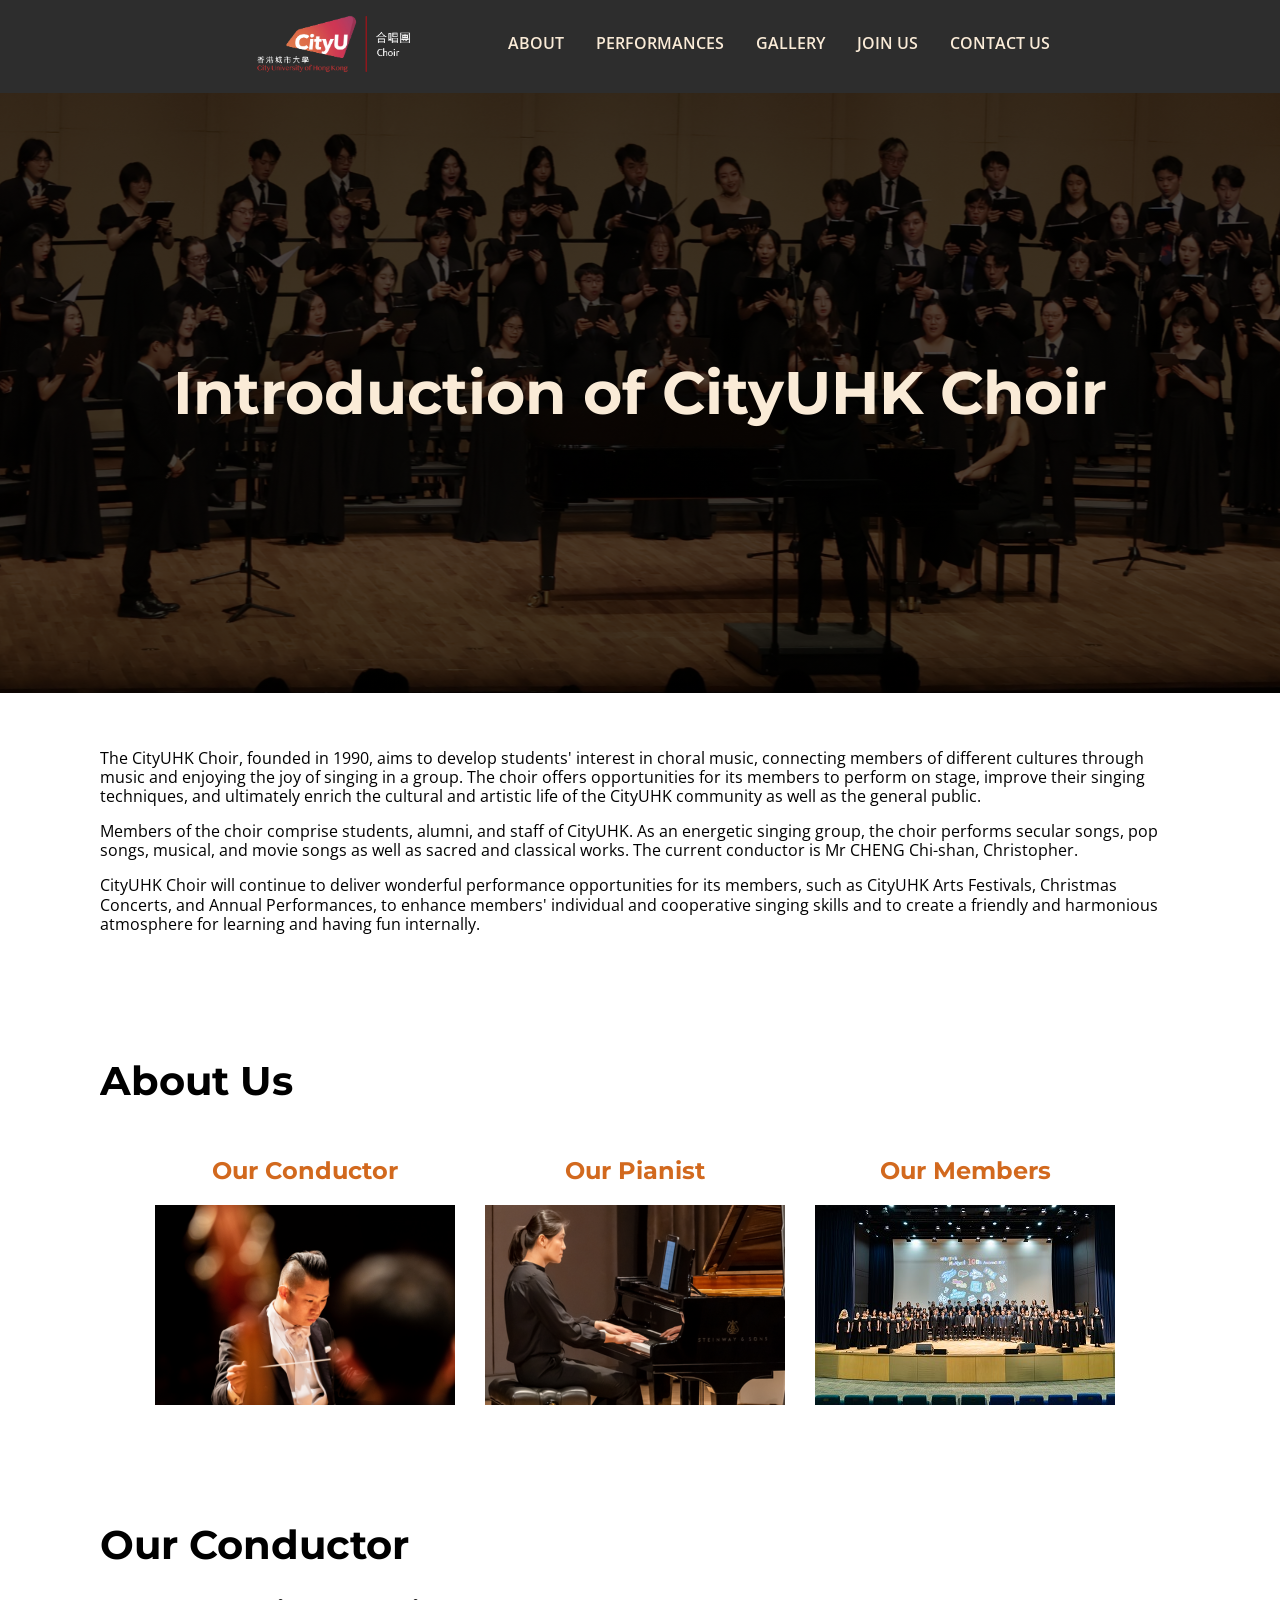
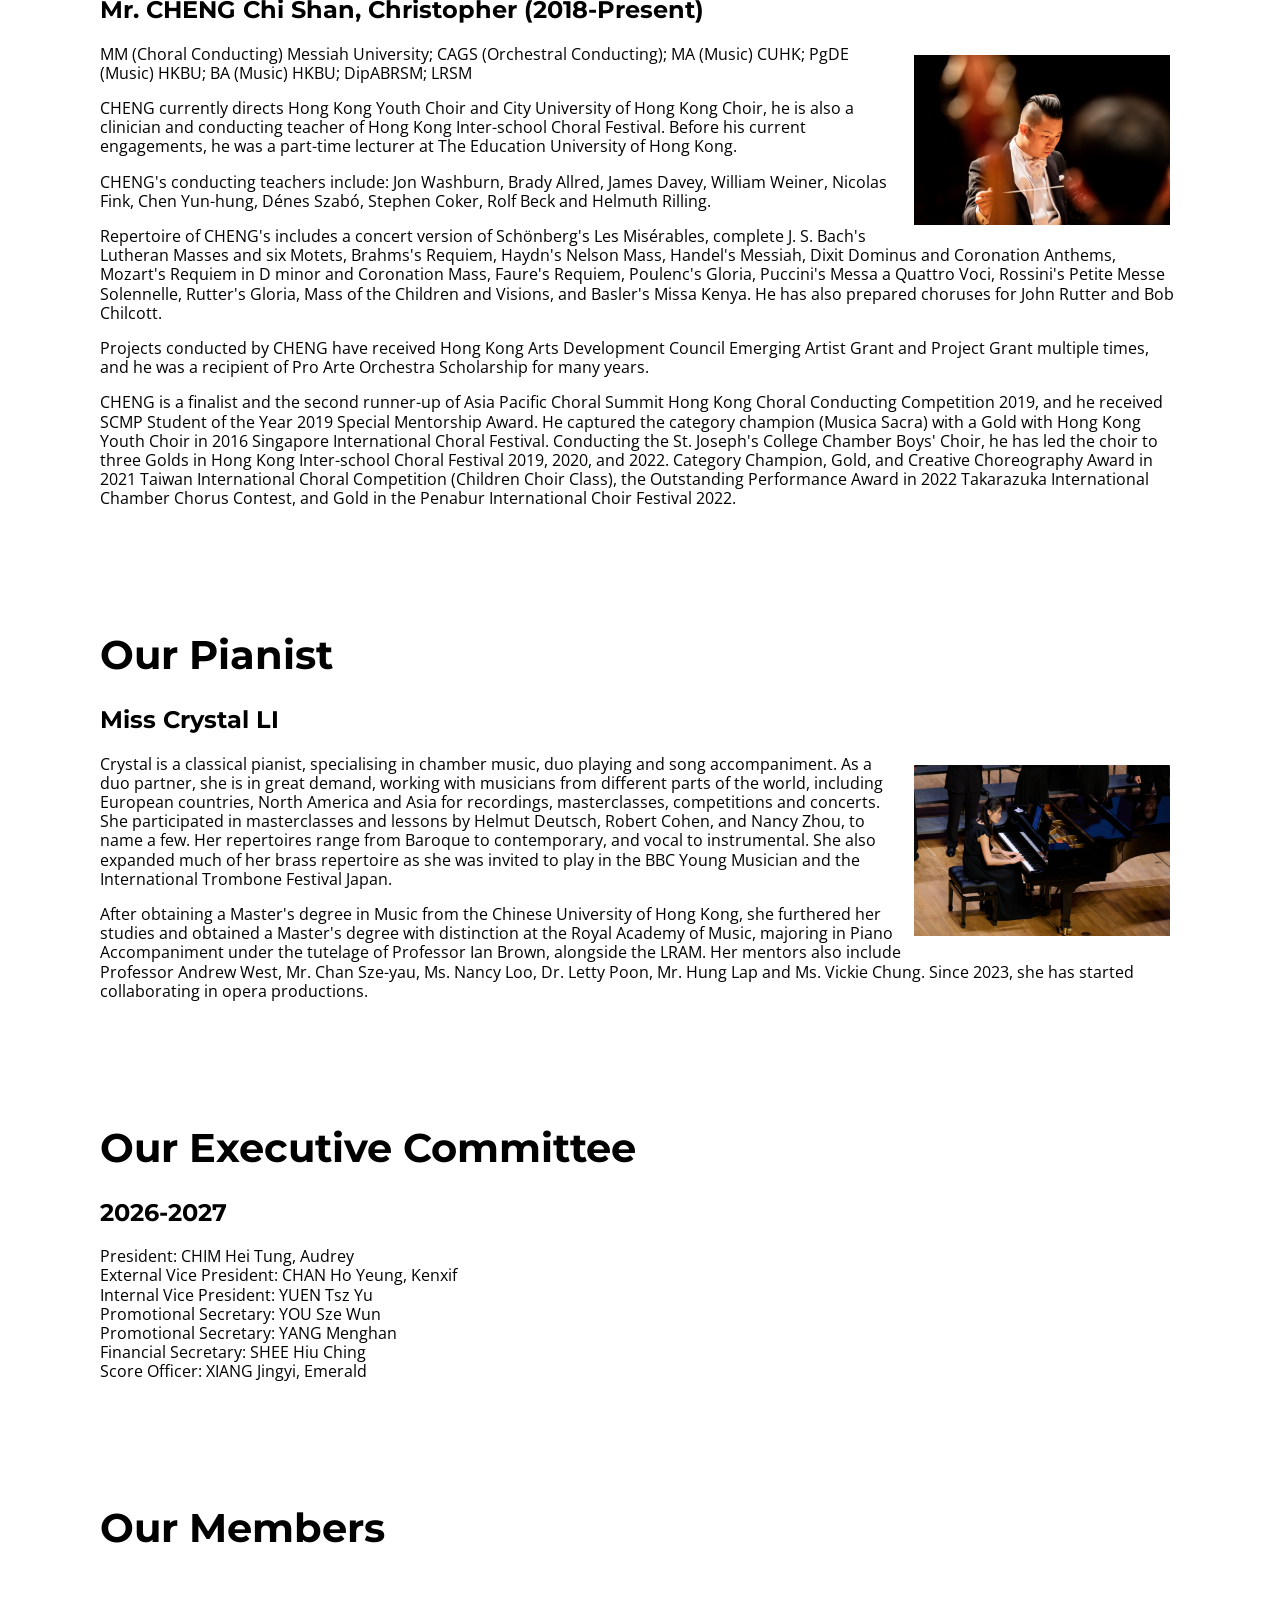
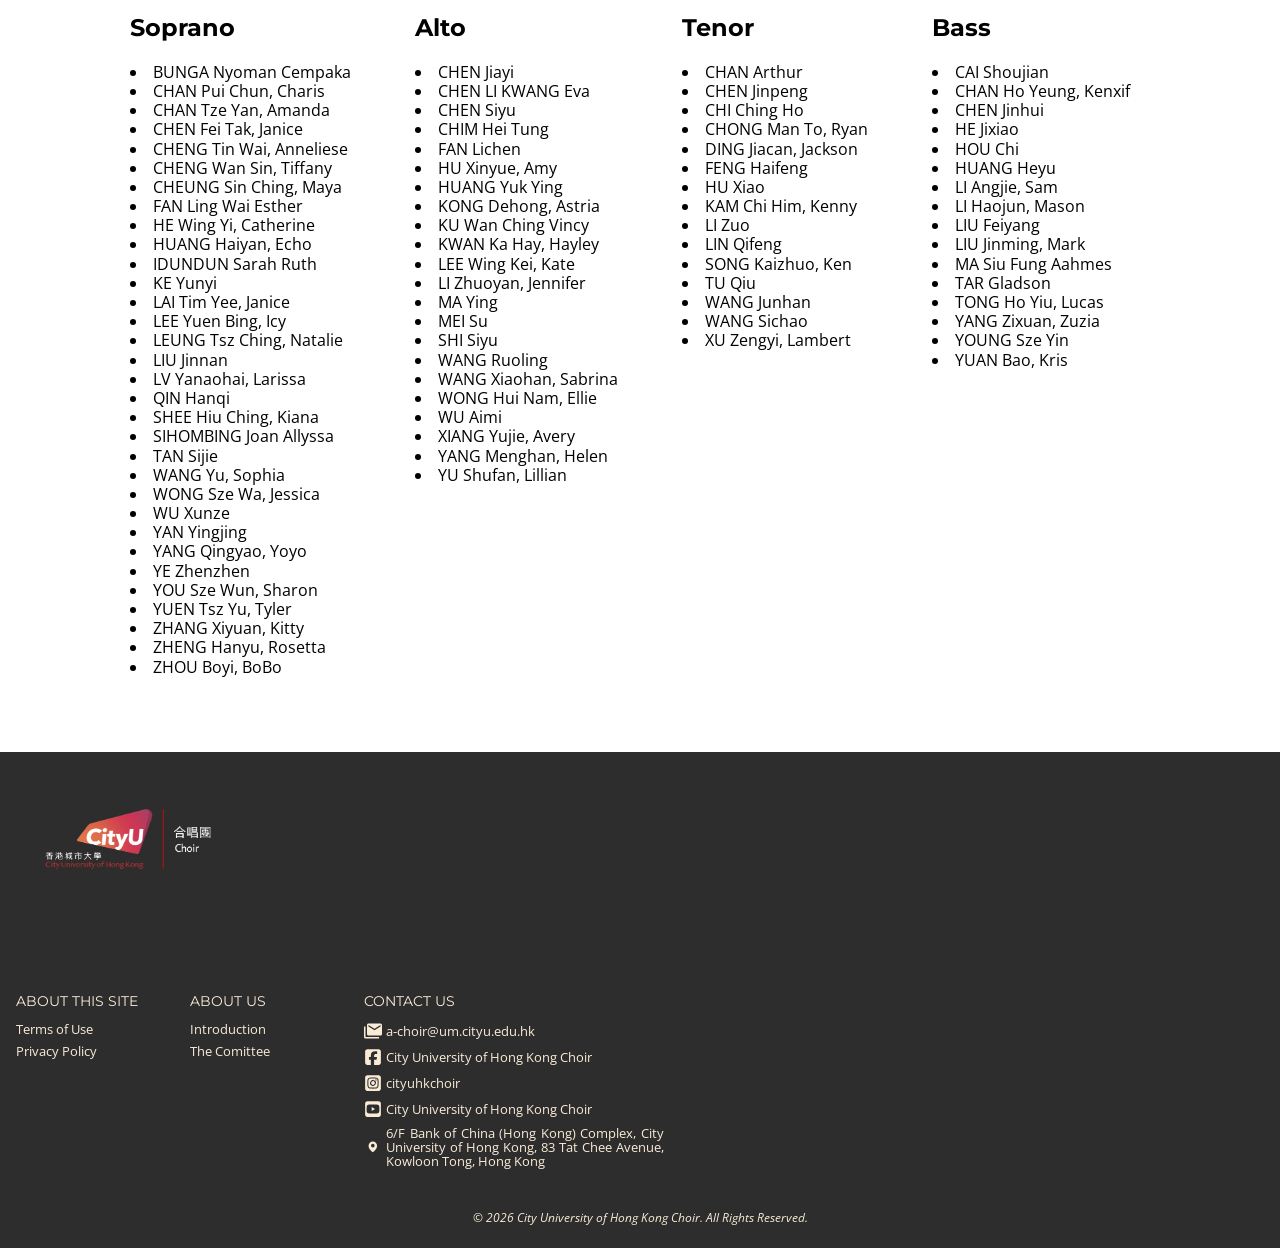
<file: about.html>
<!DOCTYPE html>
<html lang="en">
    <head>
        <meta charset="utf-8">
        <title>CityUHK Choir - About Us</title>
        <link rel="stylesheet" type="text/css" href="css/main.css">
        <link rel="preconnect" href="https://fonts.googleapis.com">
        <link rel="preconnect" href="https://fonts.gstatic.com" crossorigin>
        <link href="https://fonts.googleapis.com/css2?family=Montserrat:ital,wght@0,100..900;1,100..900&family=Open+Sans:ital,wght@0,300..800;1,300..800&display=swap" rel="stylesheet">
    </head>
    <body>
        <header>
            <nav aria-label="main menu">
                <a href="index.html"><img id="choir-logo" src="img/CityUHK_Choir_Logo.png" width="237px"></a>
                <ul class="navbar" style="list-style-type: none; display: inline-block; ">
                    <li><a href="about.html">About</a></li>
                    <li><a href="performances.html">Performances</a></li>
                    <li><a href="gallery.html">Gallery</a></li>
                    <li><a href="join-us.html">Join Us</a></li>
                    <li><a href="contact-us.html">Contact Us</a></li>
                </ul>
            </nav>
        </header>
        <main>
            <div class="abt-hero-img">
            <!--A brief introduction about City University Choir-->
                <div id="at-a-glance" class="hero-alt">
                    <h1>Introduction of CityUHK Choir</h1>
                </div>
            </div>
            <div class="main-block">
                <p>The CityUHK Choir, founded in 1990, aims to develop students' interest in choral music, connecting members of different cultures through music and enjoying the joy of singing in a group. The choir offers opportunities for its members to perform on stage, improve their singing techniques, and ultimately enrich the cultural and artistic life of the CityUHK community as well as the general public.</p>
                <p>Members of the choir comprise students, alumni, and staff of CityUHK. As an energetic singing group, the choir performs secular songs, pop songs, musical, and movie songs as well as sacred and classical works. The current conductor is Mr CHENG Chi-shan, Christopher.</p>
                <p>CityUHK Choir will continue to deliver wonderful performance opportunities for its members, such as CityUHK Arts Festivals, Christmas Concerts, and Annual Performances, to enhance members' individual and cooperative singing skills and to create a friendly and harmonious atmosphere for learning and having fun internally.</p>
            </div>
            <!--A selection of various parts of the page.-->
            <div id="information-navigator" class="main-block">
                <h1>About Us</h1>
                <ul class="performance-set">

                    <!--TEMPLATE, IMPORTANT!-->
                    <!-- 
                    <li>
                        <ul class="performance-info">
                            <li id="performance-title"><a href="#choir-today"><h2>TITLE</h2></a></li>
                            <li><a href="#choir-today"><img src="IMAGE DIRECTORY" class="gallery" style="max-height: 200px; max-width: 300px;"/></a></li>
                        </ul>
                    </li>
                    -->

                    <!--Info about history, not ready-->
                    <!-- 
                    <li>
                        <ul class="performance-info">
                            <li id="performance-title"><a href="#history"><h2>Our History</h2></a></li>
                            <li><a href="#history"><img src="img/about-menu/1-history.png" class="gallery" style="max-height: 200px; max-width: 300px;"/></a></li>
                        </ul>
                    </li>
                    -->

                    <!--Info about choir today, not ready-->
                    <!-- 
                    <li>
                        <ul class="performance-info">
                            <li id="performance-title"><a href="#choir-today"><h2>CityU Choir Today</h2></a></li>
                            <li><a href="#choir-today"><img src="img/about-menu/1-history.png" class="gallery" style="max-height: 200px; max-width: 300px;"/></a></li>
                        </ul>
                    </li>
                    -->

                    <li>
                        <ul class="performance-info">
                            <li id="performance-title"><a href="#conductor"><h2>Our Conductor</h2></a></li>
                            <li><a href="#conductor"><img src="img/about-menu/3-conductor.jpg" class="gallery" style="max-height: 200px; max-width: 300px;"></a></li>
                        </ul>
                    </li>

                    <li>
                        <ul class="performance-info">
                            <li id="performance-title"><a href="#pianist"><h2>Our Pianist</h2></a></li>
                            <li><a href="#pianist"><img src="img/about-menu/4-pianist.png" class="gallery" style="max-height: 200px; max-width: 300px;"></a></li>
                        </ul>
                    </li>

                    <!--Info about EXCO, not ready-->
                    
                    <li>
                        <ul class="performance-info">
                            <li id="performance-title"><a href="#exco"><h2>Our Members</h2></a></li>
                            <li><a href="#exco"><img src="img/about-menu/5-exco.png" class="gallery" style="max-height: 200px; max-width: 300px;"></a></li>
                        </ul>
                    </li>
                    
                </ul>


            </div>

        <!--The history of City University Choir-->
        <!--
        <div id="history" class="main-block">
            <h1>Our History</h1>
            <p>
                PUT TEXT HERE PLEASE
            </p>
        </div>
        -->

        <!--The activities of City University Choir today-->
        <!--
        <div id="choir-today" class="main-block">
            <h1>CityU Choir Today</h1>
            <p>
                PUT TEXT HERE PLEASE
            </p>
        </div>
        -->

        <!--The conductor of City University Choir-->
            <div id="conductor" class="main-block">
                <h1>Our Conductor</h1> <!--Title-->
                <h2>Mr. CHENG Chi Shan, Christopher (2018-Present)</h2> <!--Conductor name-->
                <img src="./img/people/2018-conductor-chris.jpg" class="img-right" style="float: right; width: 256px; height: auto;">
                <p>MM (Choral Conducting) Messiah University; CAGS (Orchestral Conducting); MA (Music) CUHK; PgDE (Music) HKBU; BA (Music) HKBU; DipABRSM; LRSM</p>
                <p>CHENG currently directs Hong Kong Youth Choir and City University of Hong Kong Choir, he is also a clinician and conducting teacher of Hong Kong Inter-school Choral Festival. Before his current engagements, he was a part-time lecturer at The Education University of Hong Kong.</p>
                <p>CHENG's conducting teachers include: Jon Washburn, Brady Allred, James Davey, William Weiner, Nicolas Fink, Chen Yun-hung, Dénes Szabó, Stephen Coker, Rolf Beck and Helmuth Rilling.</p>
                <p>Repertoire of CHENG's includes a concert version of Schönberg's Les Misérables, complete J. S. Bach's Lutheran Masses and six Motets, Brahms's Requiem, Haydn's Nelson Mass, Handel's Messiah, Dixit Dominus and Coronation Anthems, Mozart's Requiem in D minor and Coronation Mass, Faure's Requiem, Poulenc's Gloria, Puccini's Messa a Quattro Voci, Rossini's Petite Messe Solennelle, Rutter's Gloria, Mass of the Children and Visions, and Basler's Missa Kenya. He has also prepared choruses for John Rutter and Bob Chilcott.</p>
                <p>Projects conducted by CHENG have received Hong Kong Arts Development Council Emerging Artist Grant and Project Grant multiple times, and he was a recipient of Pro Arte Orchestra Scholarship for many years.</p>
                <p>CHENG is a finalist and the second runner-up of Asia Pacific Choral Summit Hong Kong Choral Conducting Competition 2019, and he received SCMP Student of the Year 2019 Special Mentorship Award. He captured the category champion (Musica Sacra) with a Gold with Hong Kong Youth Choir in 2016 Singapore International Choral Festival. Conducting the St. Joseph's College Chamber Boys' Choir, he has led the choir to three Golds in Hong Kong Inter-school Choral Festival 2019, 2020, and 2022. Category Champion, Gold, and Creative Choreography Award in 2021 Taiwan International Choral Competition (Children Choir Class), the Outstanding Performance Award in 2022 Takarazuka International Chamber Chorus Contest, and Gold in the Penabur International Choir Festival 2022.</p>

            </div>

            <!--The pianist of City University Choir-->
            <div id="pianist" class="main-block">
                <h1>Our Pianist</h1> <!--Title-->
                <h2>Miss Crystal LI</h2> <!--Pianist Name-->
                <img src="img/people/pianist-crystal-2024.jpg" class="img-right" style="float: right; width: 256px; height: auto;">
                <p>Crystal is a classical pianist, specialising in chamber music, duo playing and song accompaniment. As a duo partner, she is in great demand, working with musicians from different parts of the world, including European countries, North America and Asia for recordings, masterclasses, competitions and concerts. She participated in masterclasses and lessons by Helmut Deutsch, Robert Cohen, and Nancy Zhou, to name a few.  Her repertoires range from Baroque to contemporary, and vocal to instrumental. She also expanded much of her brass repertoire as she was invited to play in the BBC Young Musician and the International Trombone Festival Japan.</p>
                <p>After obtaining a Master's degree in Music from the Chinese University of Hong Kong, she furthered her studies and obtained a Master's degree with distinction at the Royal Academy of Music, majoring in Piano Accompaniment under the tutelage of Professor Ian Brown, alongside the LRAM.  Her mentors also include Professor Andrew West, Mr. Chan Sze-yau, Ms. Nancy Loo, Dr. Letty Poon, Mr. Hung Lap and Ms. Vickie Chung.  Since 2023, she has started collaborating in opera productions.<br></p>
            </div>

            <!--The executive committee of City University Choir-->
            <div id="exco" class="main-block">
                <h1>Our Executive Committee</h1>
                <h2>2026-2027</h2>
                <!--
                    <img class="img-main" src="img/people/exco/20-21/202021_all.jpg" />         
                -->

                <p style="display:block;">
                    President: CHIM Hei Tung, Audrey<br>
                    External Vice President: CHAN Ho Yeung, Kenxif<br>
                    Internal Vice President: YUEN Tsz Yu<br>
                    Promotional Secretary: YOU Sze Wun<br>
                    Promotional Secretary: YANG Menghan<br>
                    Financial Secretary: SHEE Hiu Ching<br>
                    Score Officer: XIANG Jingyi, Emerald<br>

                </p>

            </div>

        <!--The current members of City University Choir-->
            <div id="members" class="main-block">
                <h1>Our Members</h1>

                <div id="members-soprano" style="display: inline-block; vertical-align: top; padding: 0px 15px 20px 15px; margin: 15px;">
                    <h2>Soprano</h2>
                    
                        <li>BUNGA Nyoman Cempaka</li>
                        <li>CHAN Pui Chun, Charis</li>
                        <li>CHAN Tze Yan, Amanda</li>
                        <li>CHEN Fei Tak, Janice</li>
                        <li>CHENG Tin Wai, Anneliese</li>
                        <li>CHENG Wan Sin, Tiffany</li>
                        <li>CHEUNG Sin Ching, Maya</li>
                        <li>FAN Ling Wai Esther</li>
                        <li>HE Wing Yi, Catherine</li>
                        <li>HUANG Haiyan, Echo</li>
                        <li>IDUNDUN Sarah Ruth</li>
                        <li>KE Yunyi</li>
                        <li>LAI Tim Yee, Janice</li>
                        <li>LEE Yuen Bing, Icy</li>
                        <li>LEUNG Tsz Ching, Natalie</li>
                        <li>LIU Jinnan</li>
                        <li>LV Yanaohai, Larissa</li>
                        <li>QIN Hanqi</li>
                        <li>SHEE Hiu Ching, Kiana</li>
                        <li>SIHOMBING Joan Allyssa</li>
                        <li>TAN Sijie</li>
                        <li>WANG Yu, Sophia</li>
                        <li>WONG Sze Wa, Jessica</li>
                        <li>WU Xunze</li>
                        <li>YAN Yingjing</li>
                        <li>YANG Qingyao, Yoyo</li>
                        <li>YE Zhenzhen</li>
                        <li>YOU Sze Wun, Sharon</li>
                        <li>YUEN Tsz Yu, Tyler</li>
                        <li>ZHANG Xiyuan, Kitty</li>
                        <li>ZHENG Hanyu, Rosetta</li>
                        <li>ZHOU Boyi, BoBo</li>
                    
                </div>

                <div id="members-alto" style="display: inline-block; vertical-align: top; padding: 0px 15px 20px 15px; margin: 15px;">
                    <h2>Alto</h2>
                    
                        <li>CHEN Jiayi</li>
                        <li>CHEN LI KWANG Eva</li>
                        <li>CHEN Siyu</li>
                        <li>CHIM Hei Tung</li>
                        <li>FAN Lichen</li>
                        <li>HU Xinyue, Amy</li>
                        <li>HUANG Yuk Ying</li>
                        <li>KONG Dehong, Astria</li>
                        <li>KU Wan Ching Vincy</li>
                        <li>KWAN Ka Hay, Hayley</li>
                        <li>LEE Wing Kei, Kate</li>
                        <li>LI Zhuoyan, Jennifer</li>
                        <li>MA Ying</li>
                        <li>MEI Su</li>
                        <li>SHI Siyu</li>
                        <li>WANG Ruoling</li>
                        <li>WANG Xiaohan, Sabrina</li>
                        <li>WONG Hui Nam, Ellie</li>
                        <li>WU Aimi</li>
                        <li>XIANG Yujie, Avery</li>
                        <li>YANG Menghan, Helen</li>
                        <li>YU Shufan, Lillian</li>
                    
                </div>

                <div id="members-tenor" style="display: inline-block; vertical-align: top; padding: 0px 15px 20px 15px; margin: 15px;">
                    <h2>Tenor</h2>
                    
                        <li>CHAN Arthur</li>
                        <li>CHEN Jinpeng</li>
                        <li>CHI Ching Ho</li>
                        <li>CHONG Man To, Ryan</li>
                        <li>DING Jiacan, Jackson</li>
                        <li>FENG Haifeng</li>
                        <li>HU Xiao</li>
                        <li>KAM Chi Him, Kenny</li>
                        <li>LI Zuo</li>
                        <li>LIN Qifeng</li>
                        <li>SONG Kaizhuo, Ken</li>
                        <li>TU Qiu</li>
                        <li>WANG Junhan</li>
                        <li>WANG Sichao</li>
                        <li>XU Zengyi, Lambert</li>
                    
                </div>

                <div id="members-bass" style="display: inline-block; vertical-align: top; padding: 0px 15px 20px 15px; margin: 15px;">
                    <h2>Bass</h2>

                        <li>CAI Shoujian</li>
                        <li>CHAN Ho Yeung, Kenxif</li>
                        <li>CHEN Jinhui</li>
                        <li>HE Jixiao</li>
                        <li>HOU Chi</li>
                        <li>HUANG Heyu</li>
                        <li>LI Angjie, Sam</li>
                        <li>LI Haojun, Mason</li>
                        <li>LIU Feiyang</li>
                        <li>LIU Jinming, Mark</li>
                        <li>MA Siu Fung Aahmes</li>
                        <li>TAR Gladson</li>
                        <li>TONG Ho Yiu, Lucas</li>
                        <li>YANG Zixuan, Zuzia</li>
                        <li>YOUNG Sze Yin</li>
                        <li>YUAN Bao, Kris</li>
                    
                </div>

            </div>
        </main>
    </body>
    <address class="footer">
        <div>
            <div class="col col-logo">
                <a href="index.html"><img src="img/CityUHK_Choir_Logo.png" width=256px; align-content=center; alt="CityUHK"></a>
            </div>
            <div class="col col-address-short">
                <ul class="address-ul">
                    <li><span><h4 class="address-head">About This Site</h4></span></li>
                    <li><span><a href="termsofuse.html">Terms of Use</a></span></li>
                    <li><span><a href="privacy.html">Privacy Policy</a></span></li>
                </ul>
            </div>
            <div class="col col-address-short">
                <ul class="address-ul">
                    <li><span><h4 class="address-head">About Us</h4></span></li>
                    <li><span><a href="about.html">Introduction</a></span></li>
                    <li><span><a href="about.html#exco">The Comittee</a></span></li>
                </ul>
            </div>
            <div class="col col-address-long">
                <ul class="address-ul">
                    <li><h4 class="address-head"><a href="contact-us.html">Contact Us</a></h4></li>
                    <li>
                        <span><a href="mailto:a-choir@um.cityu.edu.hk"><img class="icon" src="img/icons/email_icon.svg"></a></span>
                        <span><a href="mailto:a-choir@um.cityu.edu.hk">a-choir@um.cityu.edu.hk</a></span>
                    </li>
                    <li>
                        <span><a href="https://www.facebook.com/cityuchoir"><img class="icon" src="img/icons/facebook_icon.svg"></a></span>
                        <span><a href="https://www.facebook.com/cityuchoir">City University of Hong Kong Choir</a></span>
                    </li>
                    <li>
                        <span><a href="https://www.instagram.com/cityuhkchoir"><img class="icon" src="img/icons/instagram_icon.svg"></a></span>
                        <span><a href="https://www.instagram.com/cityuhkchoir">cityuhkchoir</a></span>
                    </li>
                    <li>
                        <span><a href="https://www.youtube.com/@cityuhkchoir1990"><img class="icon" src="img/icons/youtube_icon.svg"></a></span>
                        <span><a href="https://www.youtube.com/@cityuhkchoir1990">City University of Hong Kong Choir</a></span>
                    </li>
                    <li>
                        <span><a href="https://maps.app.goo.gl/nAXpCymnqAptCg1Y9"><img class="icon" src="img/icons/address_icon.svg"></a></span>
                        <span><a href="https://maps.app.goo.gl/nAXpCymnqAptCg1Y9">6/F Bank of China (Hong Kong) Complex, City University of Hong Kong, 83 Tat Chee Avenue, Kowloon Tong, Hong Kong </a></span>
                    </li>
                </ul>
            </div>
            <div class="copyright">
                <p>© 2026 City University of Hong Kong Choir. All Rights Reserved.</p>
            </div>
        </div>
    </address>
</html>
</file>
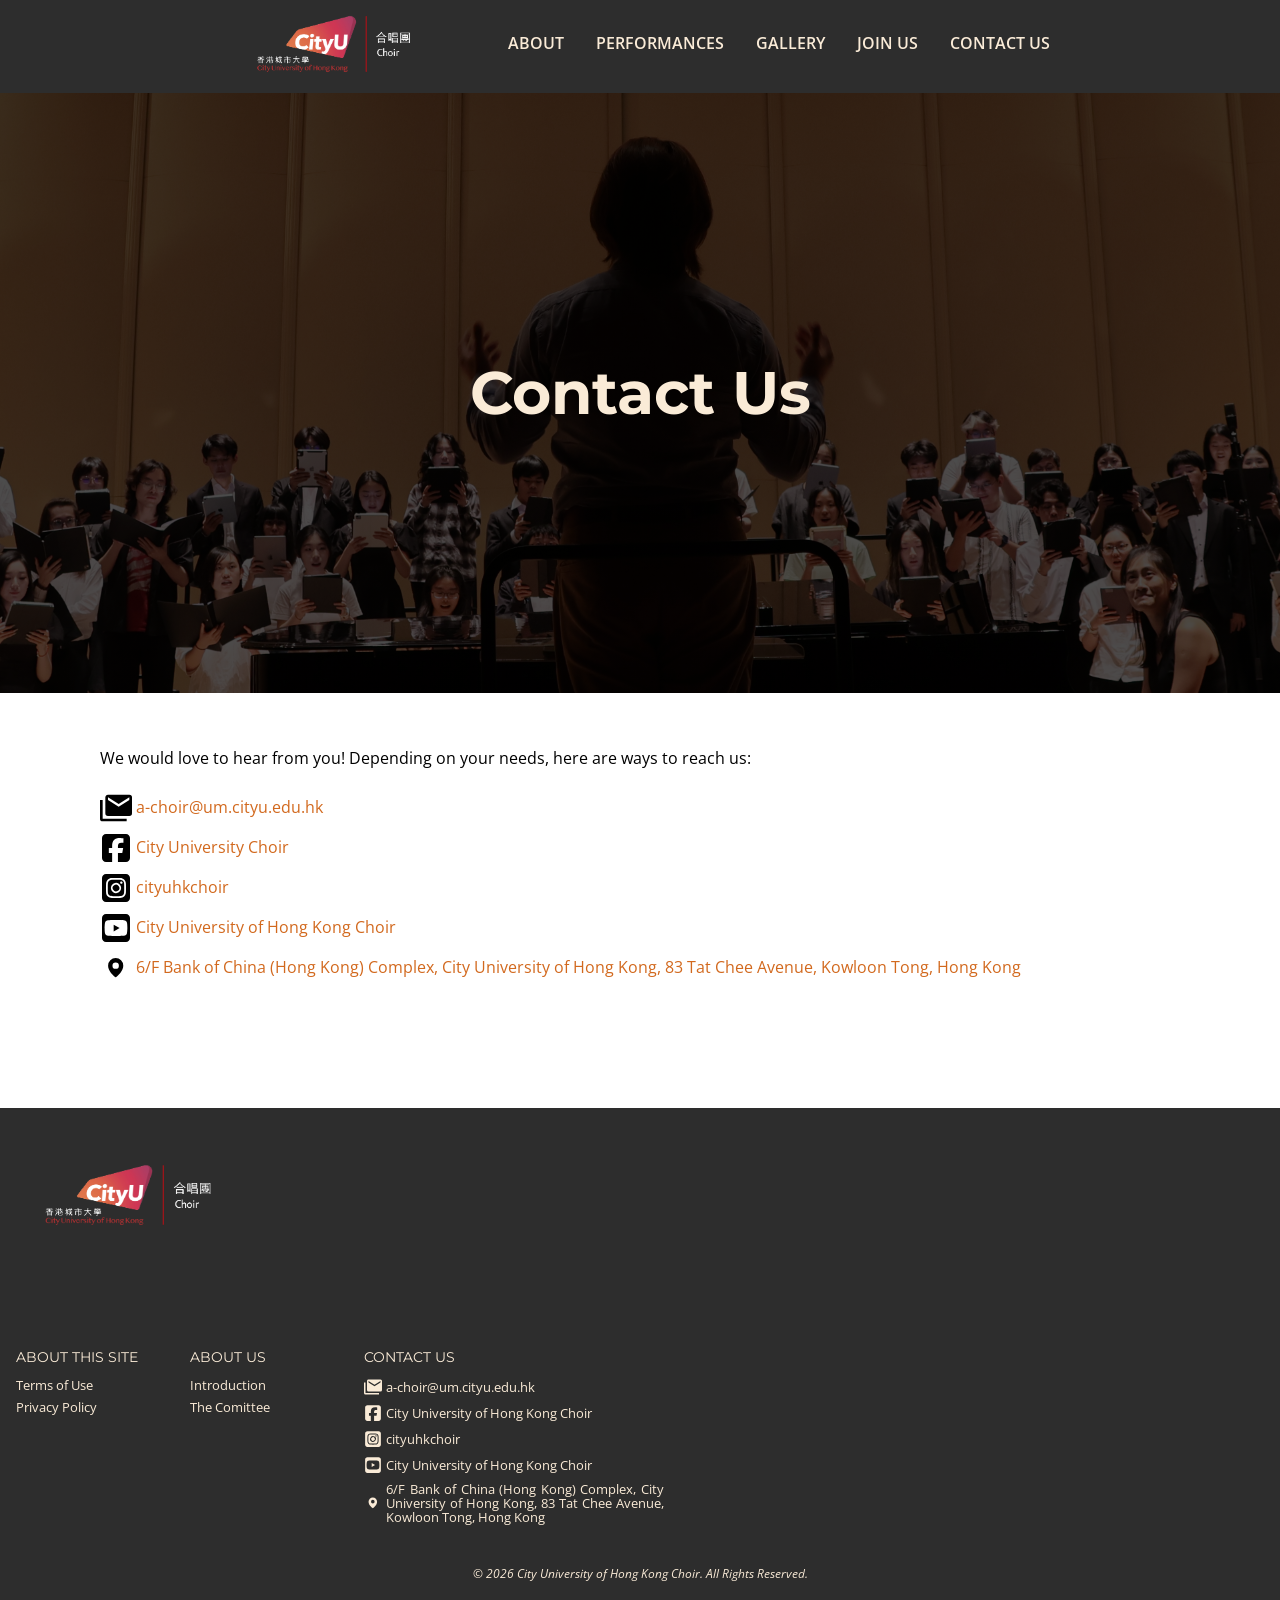
<file: contact-us.html>
<!DOCTYPE html>
<html lang="en">
    <head>
        <meta charset="utf-8">
        <title>CityUHK Choir - Contact Us</title>
        <link rel="stylesheet" type="text/css" href="css/main.css">
        <link rel="preconnect" href="https://fonts.googleapis.com">
        <link rel="preconnect" href="https://fonts.gstatic.com" crossorigin>
        <link href="https://fonts.googleapis.com/css2?family=Montserrat:ital,wght@0,100..900;1,100..900&family=Open+Sans:ital,wght@0,300..800;1,300..800&display=swap" rel="stylesheet">
    </head>
    <body>
        <header>
            <nav aria-label="main menu">
                <a href="index.html"><img id="choir-logo" src="img/CityUHK_Choir_Logo.png" width="237px"></a>
                <ul class="navbar" style="list-style-type: none; display: inline-block; ">
                    <li><a href="about.html">About</a></li>
                    <li><a href="performances.html">Performances</a></li>
                    <li><a href="gallery.html">Gallery</a></li>
                    <li><a href="join-us.html">Join Us</a></li>
                    <li><a href="contact-us.html">Contact Us</a></li>
                </ul>
            </nav>
        </header>
        <div class="contact-hero-img">
            <div class="hero-alt">
                <h1>Contact Us</h1>
            </div>
        </div>
        <div class="main-block">
            <p>We would love to hear from you! Depending on your needs, here are ways to reach us:</p>
            <ul class="contact-ul">
                <li><img class="contact-icon" src="img/icons/email_icon.svg"><a href="mailto:a-choir@um.cityu.edu.hk"> a-choir@um.cityu.edu.hk</a></li>
                <li><img class="contact-icon" src="img/icons/facebook_icon.svg"><a href="https://www.facebook.com/cityuchoir"> City University Choir</a></li>
                <li><img class="contact-icon" src="img/icons/instagram_icon.svg"> <a href="https://www.instagram.com/cityuhkchoir"> cityuhkchoir</a> </li>
                <li><img class="contact-icon" src="img/icons/youtube_icon.svg"><a href="https://www.youtube.com/@cityuhkchoir1990"> City University of Hong Kong Choir</a></li>
                <li><img class="contact-icon" src="img/icons/address_icon.svg"><a href="https://maps.app.goo.gl/nAXpCymnqAptCg1Y9"> 6/F Bank of China (Hong Kong) Complex, City University of Hong Kong, 83 Tat Chee Avenue, Kowloon Tong, Hong Kong</a></li>
            </ul>
        </div>
        <div class="main-block">
            
        </div>
    </body>
    <address class="footer">
        <div>
            <div class="col col-logo">
                <a href="index.html"><img src="img/CityUHK_Choir_Logo.png" width=256px; align-content=center; alt="CityUHK"></a>
            </div>
            <div class="col col-address-short">
                <ul class="address-ul">
                    <li><span><h4 class="address-head">About This Site</h4></span></li>
                    <li><span><a href="termsofuse.html">Terms of Use</a></span></li>
                    <li><span><a href="privacy.html">Privacy Policy</a></span></li>
                </ul>
            </div>
            <div class="col col-address-short">
                <ul class="address-ul">
                    <li><span><h4 class="address-head">About Us</h4></span></li>
                    <li><span><a href="about.html">Introduction</a></span></li>
                    <li><span><a href="about.html#exco">The Comittee</a></span></li>
                </ul>
            </div>
            <div class="col col-address-long">
                <ul class="address-ul">
                    <li><h4 class="address-head"><a href="contact-us.html">Contact Us</a></h4></li>
                    <li>
                        <span><a href="mailto:a-choir@um.cityu.edu.hk"><img class="icon" src="img/icons/email_icon.svg"></a></span>
                        <span><a href="mailto:a-choir@um.cityu.edu.hk">a-choir@um.cityu.edu.hk</a></span>
                    </li>
                    <li>
                        <span><a href="https://www.facebook.com/cityuchoir"><img class="icon" src="img/icons/facebook_icon.svg"></a></span>
                        <span><a href="https://www.facebook.com/cityuchoir">City University of Hong Kong Choir</a></span>
                    </li>
                    <li>
                        <span><a href="https://www.instagram.com/cityuhkchoir"><img class="icon" src="img/icons/instagram_icon.svg"></a></span>
                        <span><a href="https://www.instagram.com/cityuhkchoir">cityuhkchoir</a></span>
                    </li>
                    <li>
                        <span><a href="https://www.youtube.com/@cityuhkchoir1990"><img class="icon" src="img/icons/youtube_icon.svg"></a></span>
                        <span><a href="https://www.youtube.com/@cityuhkchoir1990">City University of Hong Kong Choir</a></span>
                    </li>
                    <li>
                        <span><a href="https://maps.app.goo.gl/nAXpCymnqAptCg1Y9"><img class="icon" src="img/icons/address_icon.svg"></a></span>
                        <span><a href="https://maps.app.goo.gl/nAXpCymnqAptCg1Y9">6/F Bank of China (Hong Kong) Complex, City University of Hong Kong, 83 Tat Chee Avenue, Kowloon Tong, Hong Kong </a></span>
                    </li>
                </ul>
            </div>
            <div class="copyright">
                <p>© 2026 City University of Hong Kong Choir. All Rights Reserved.</p>
            </div>
        </div>
    </address>
</html>
</file>
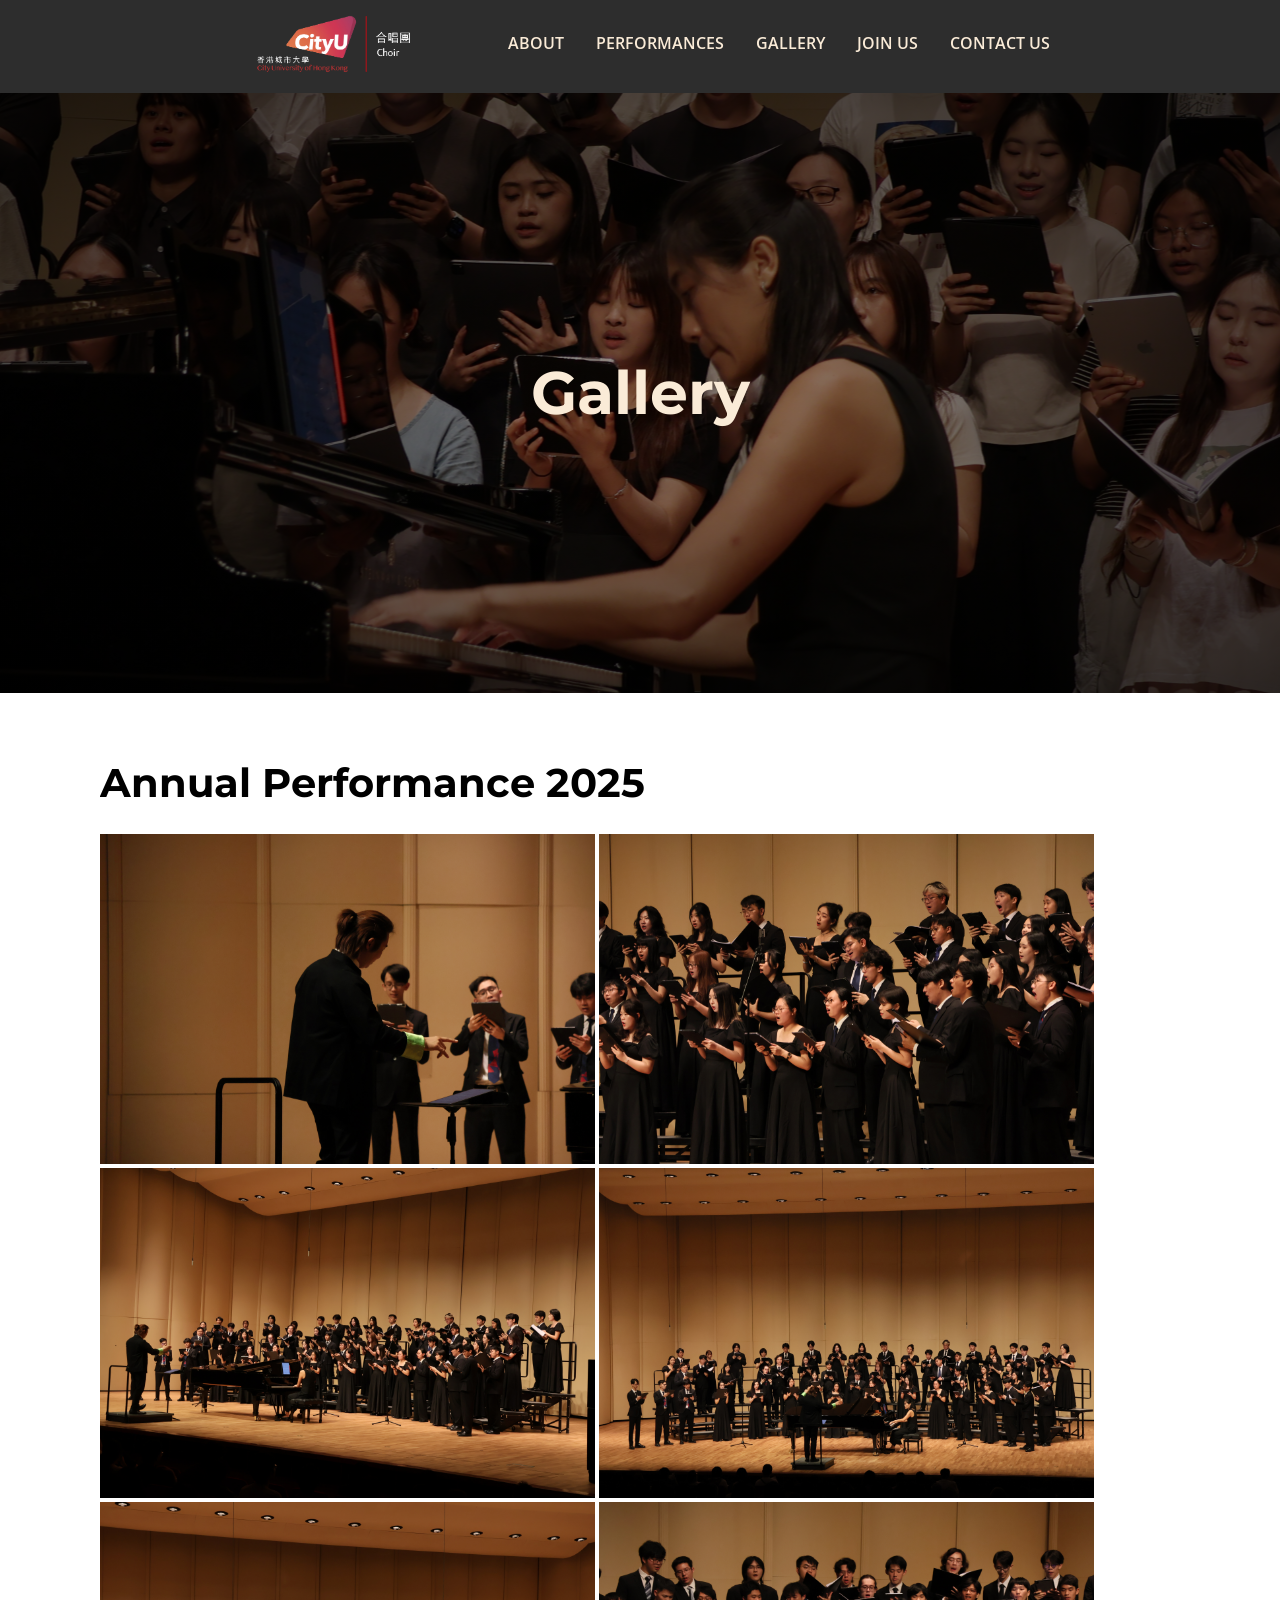
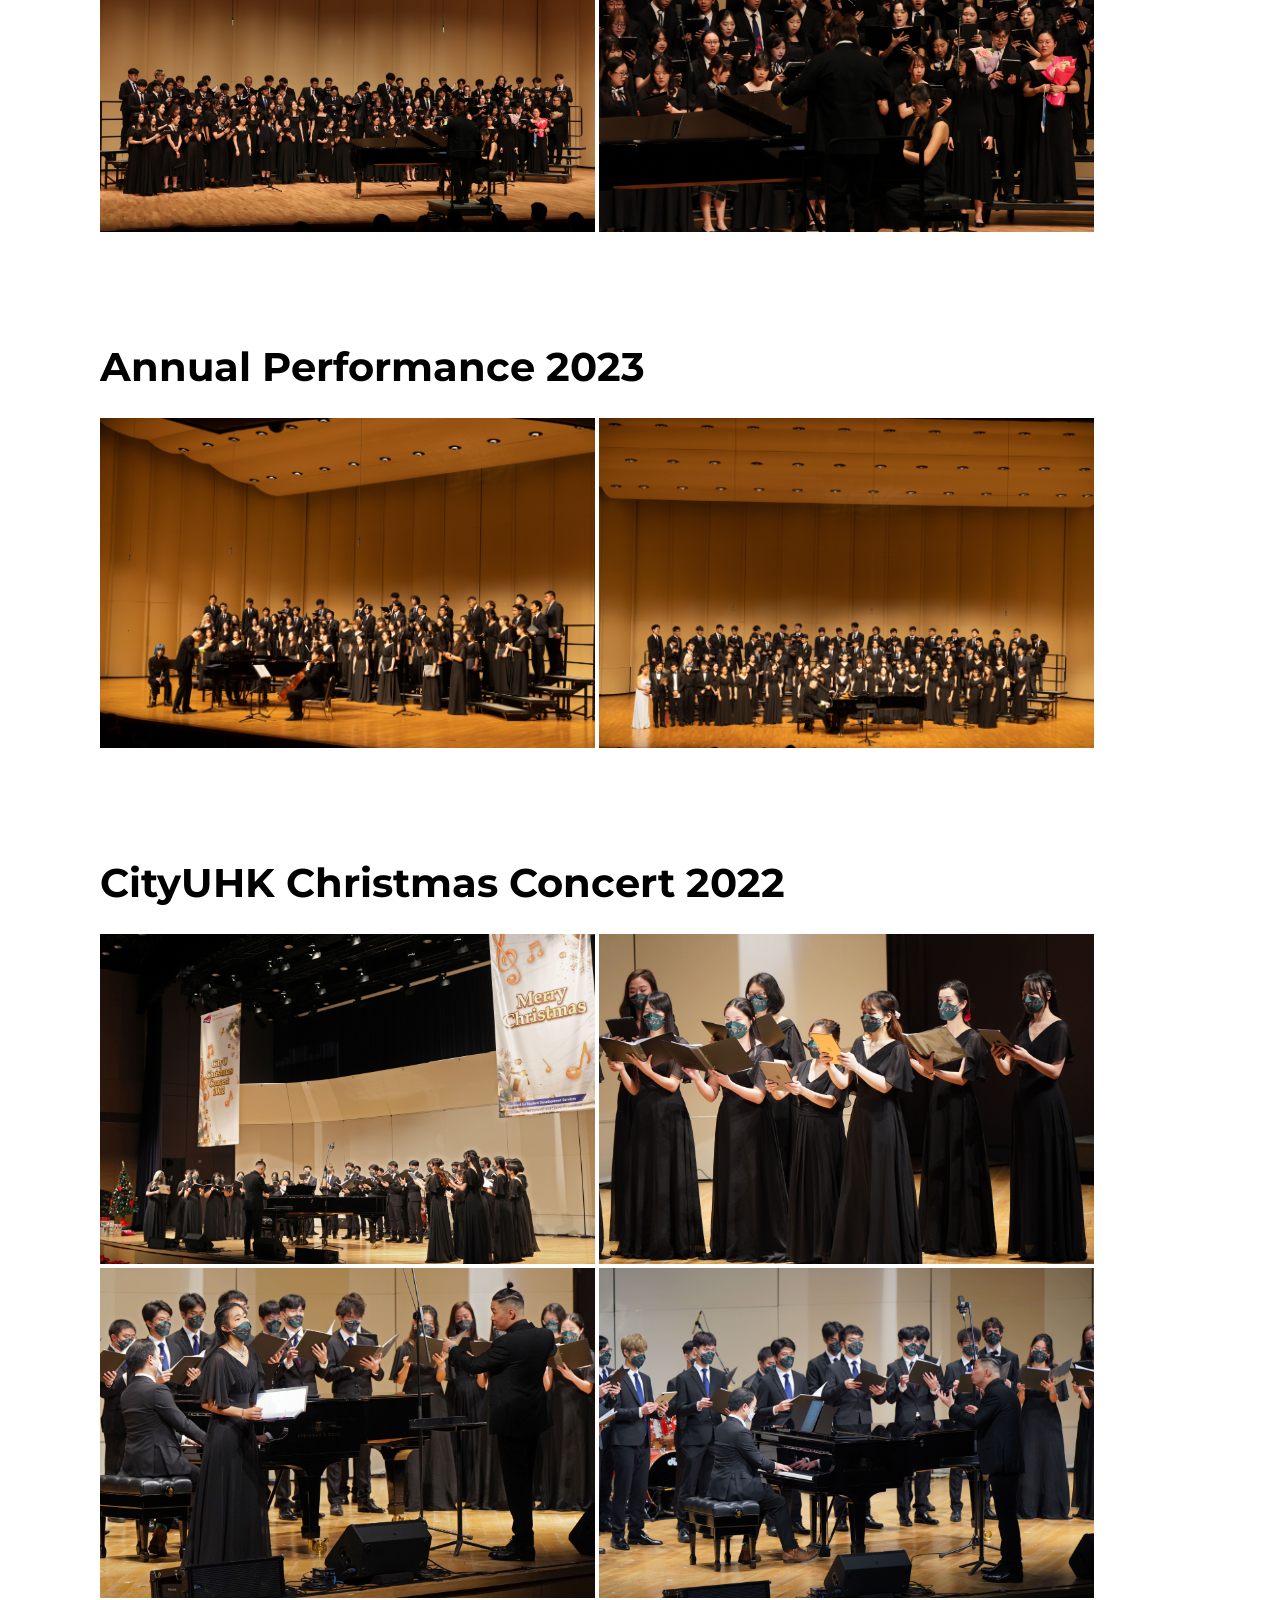
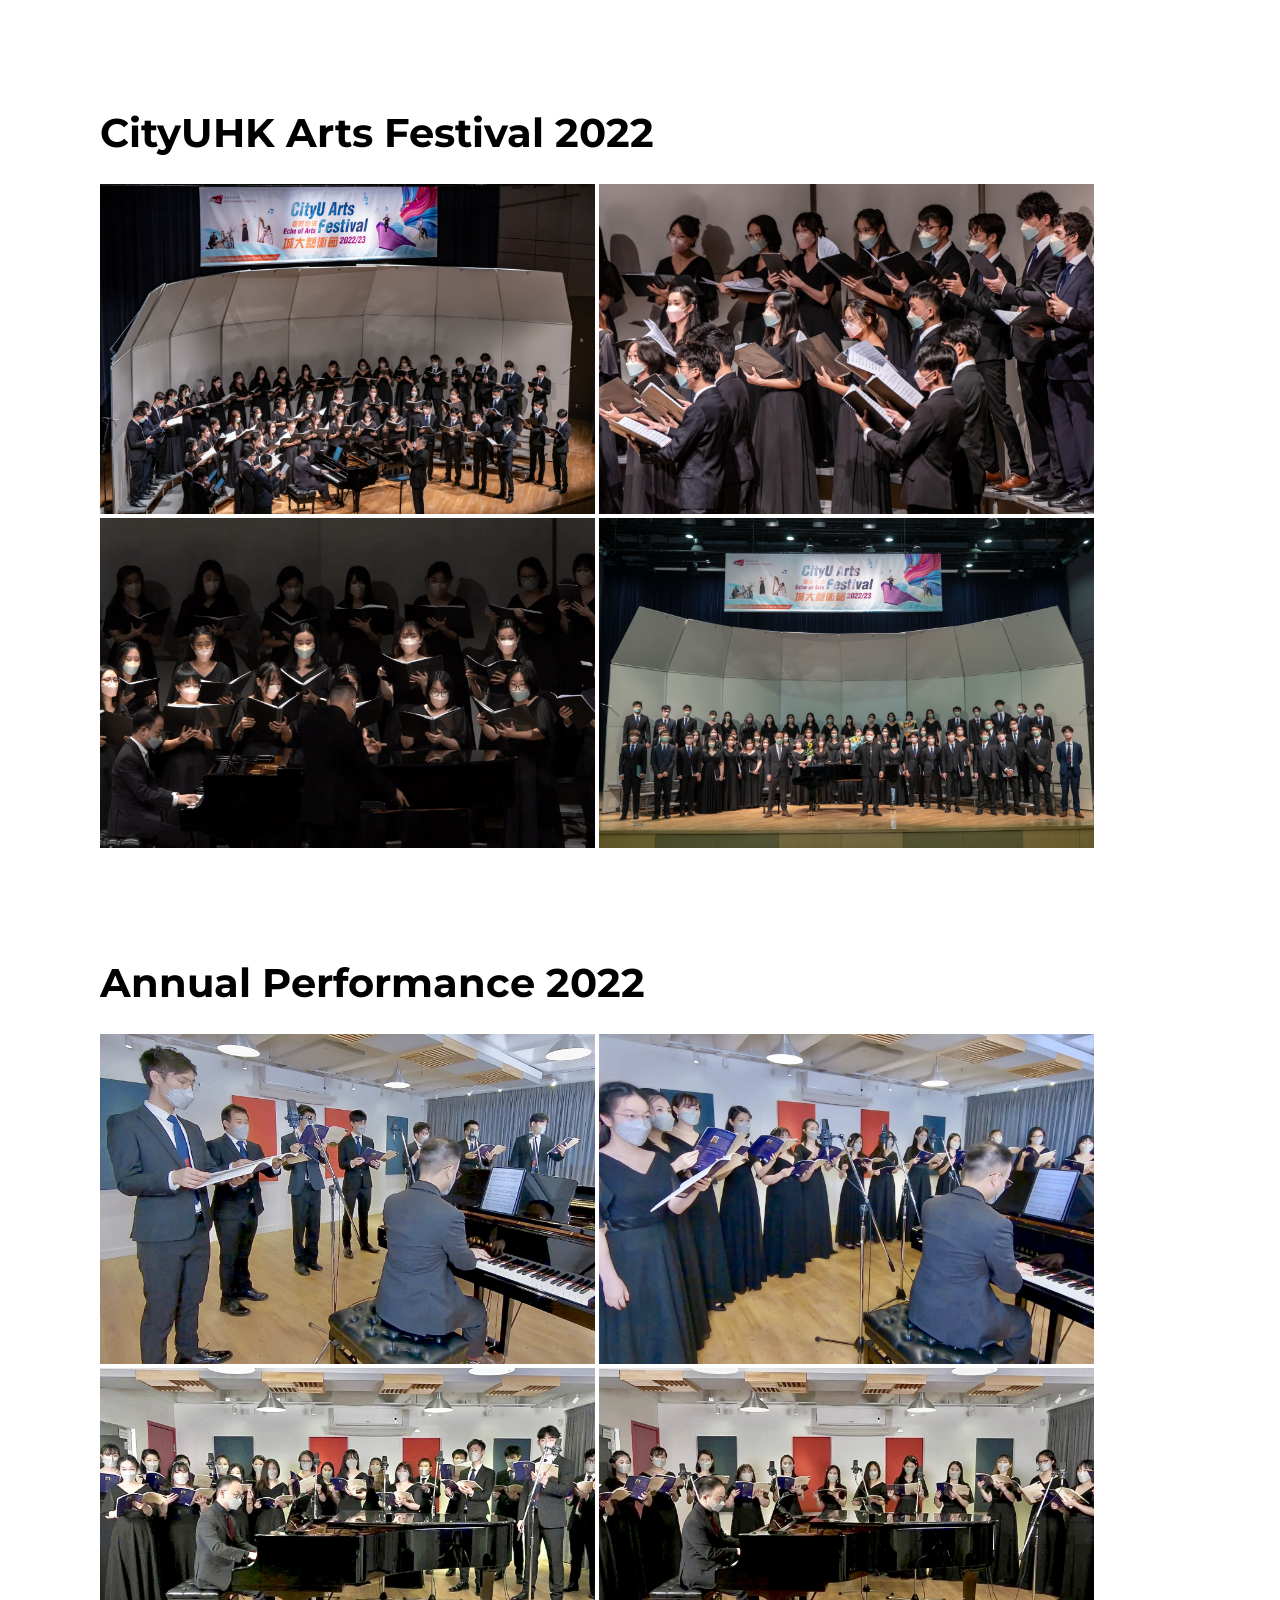
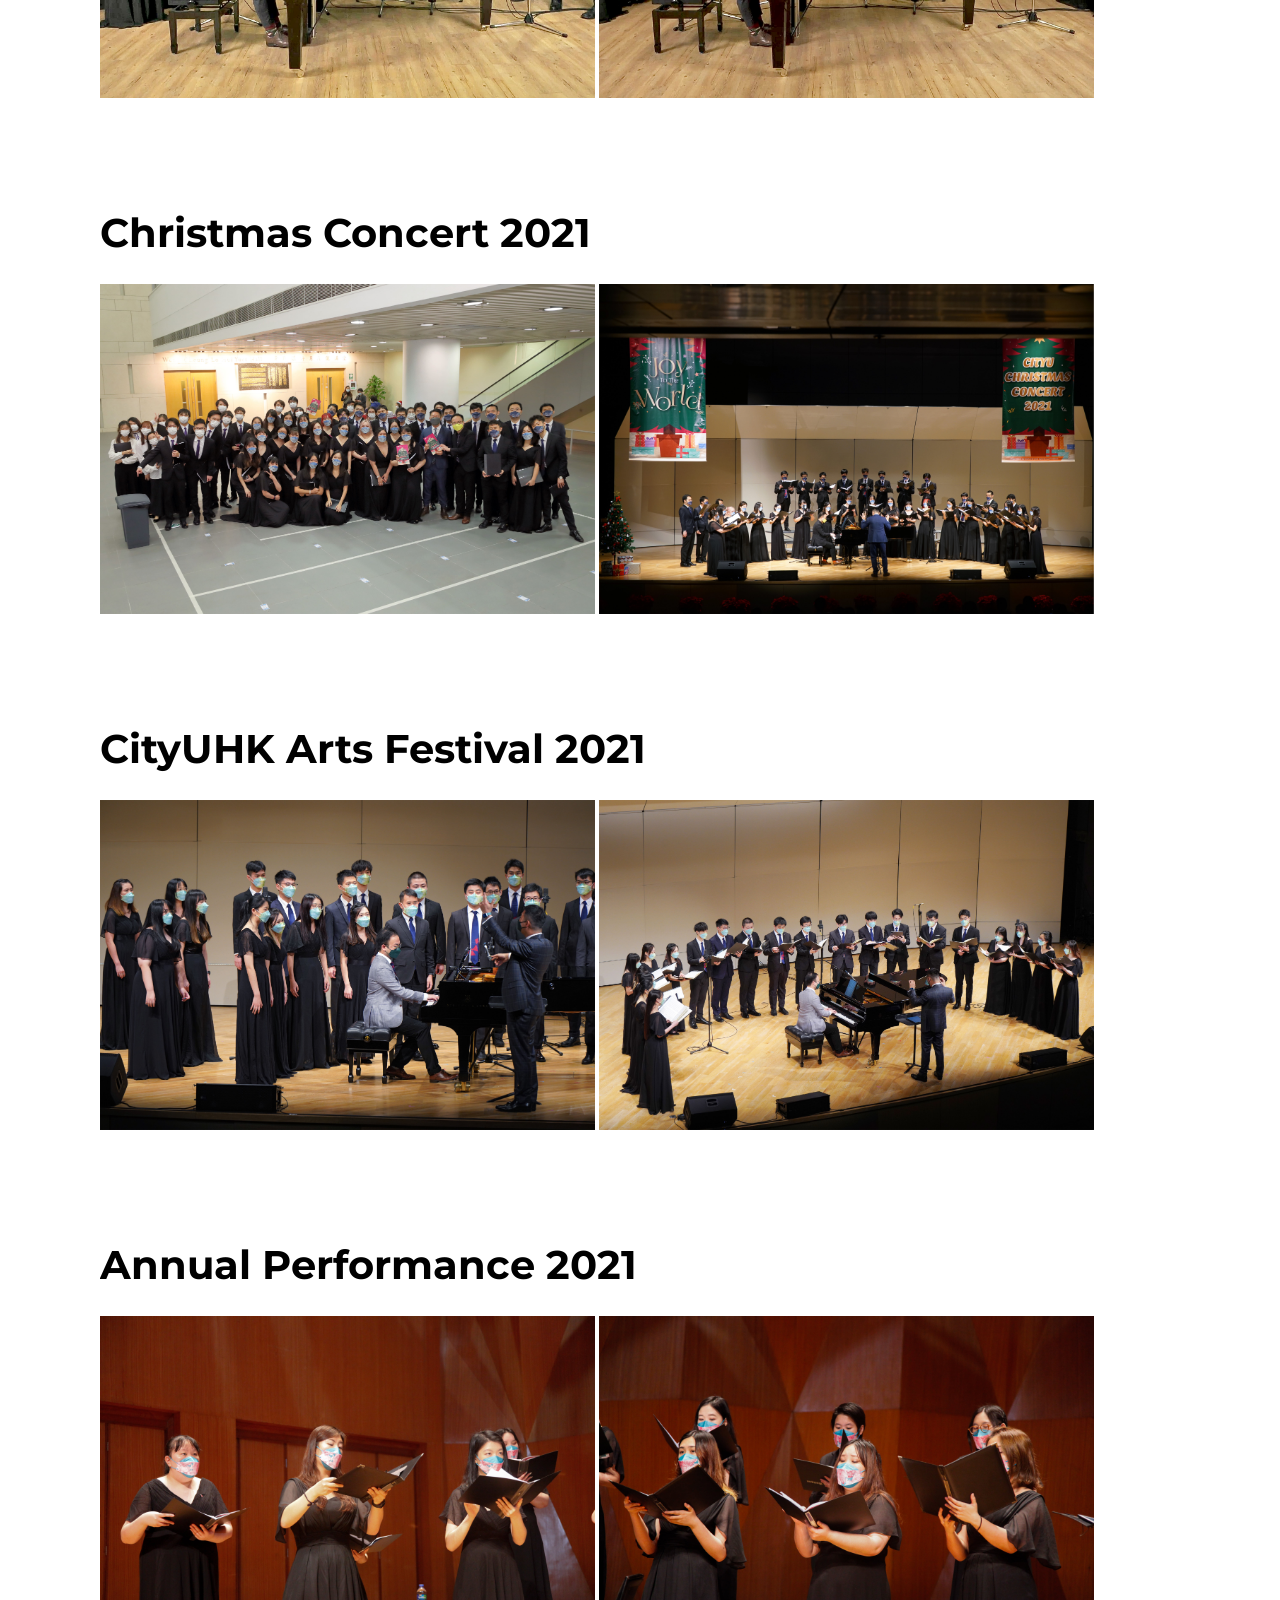
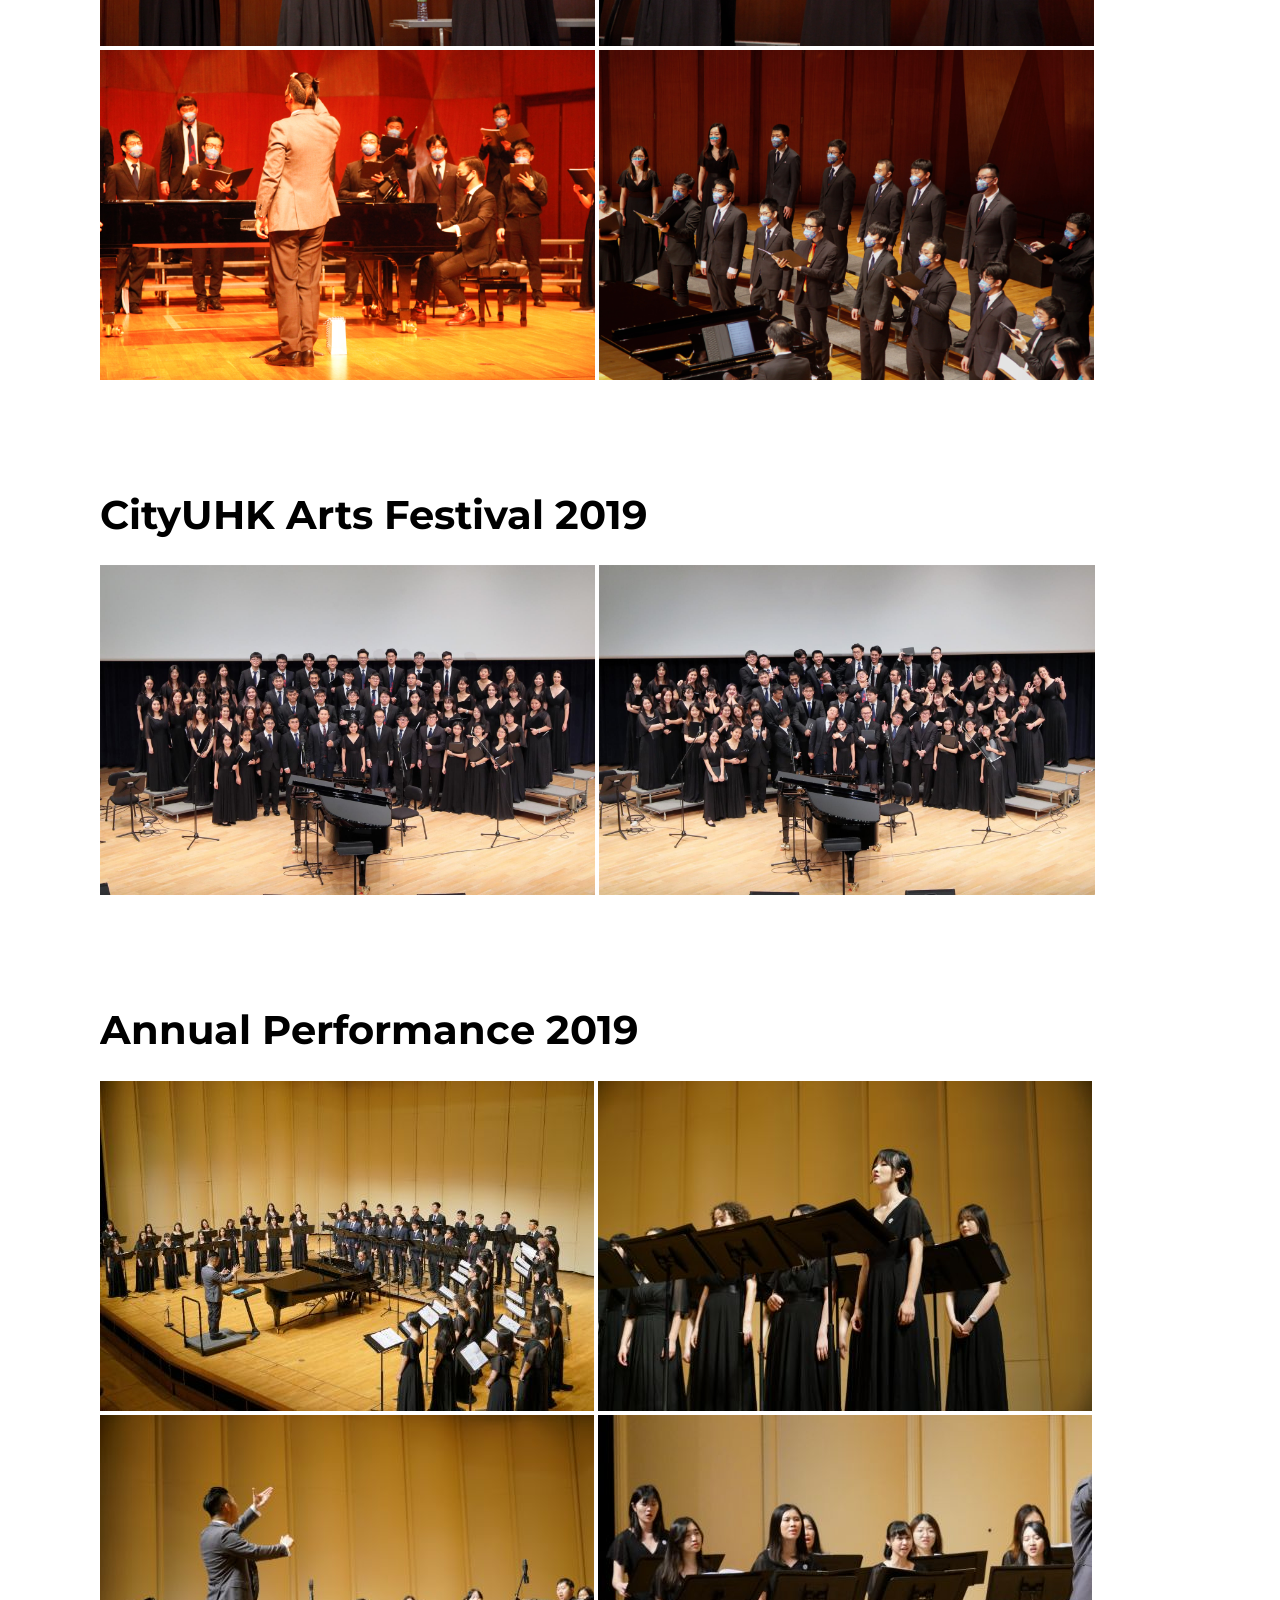
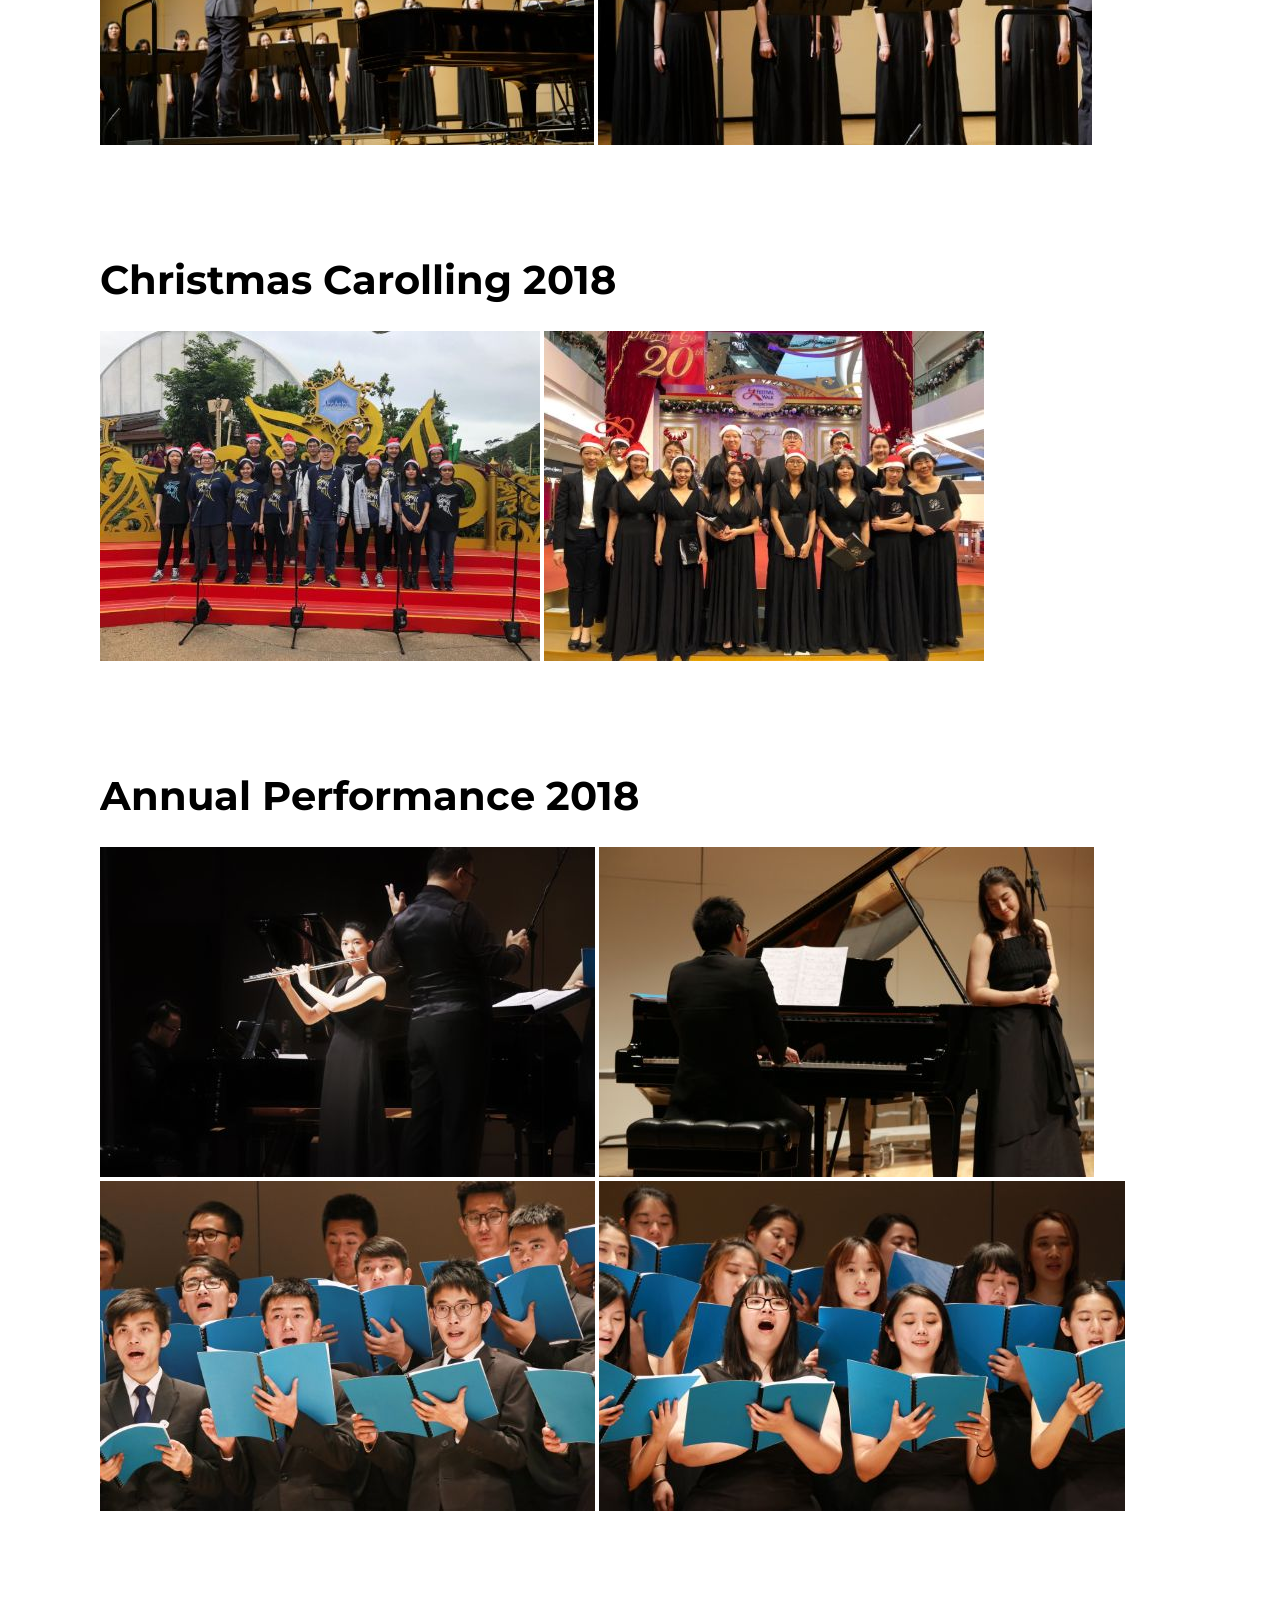
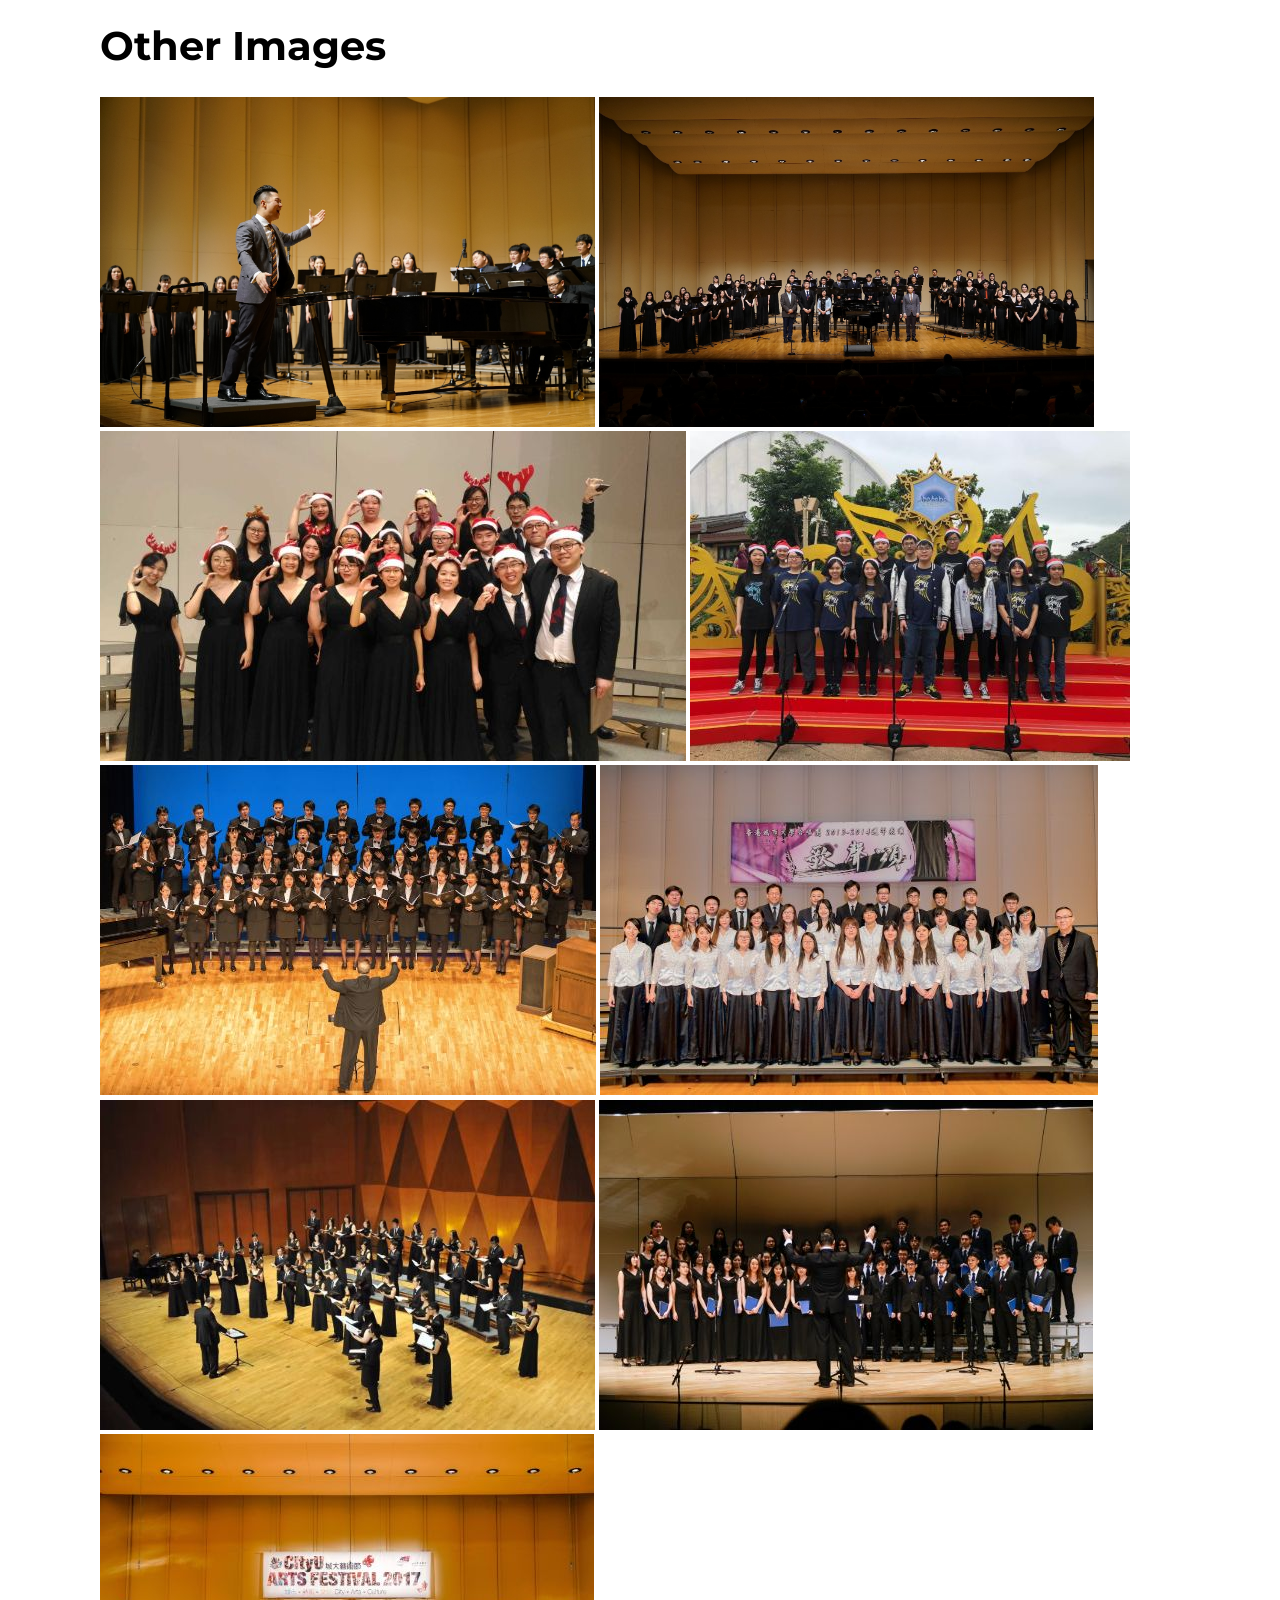
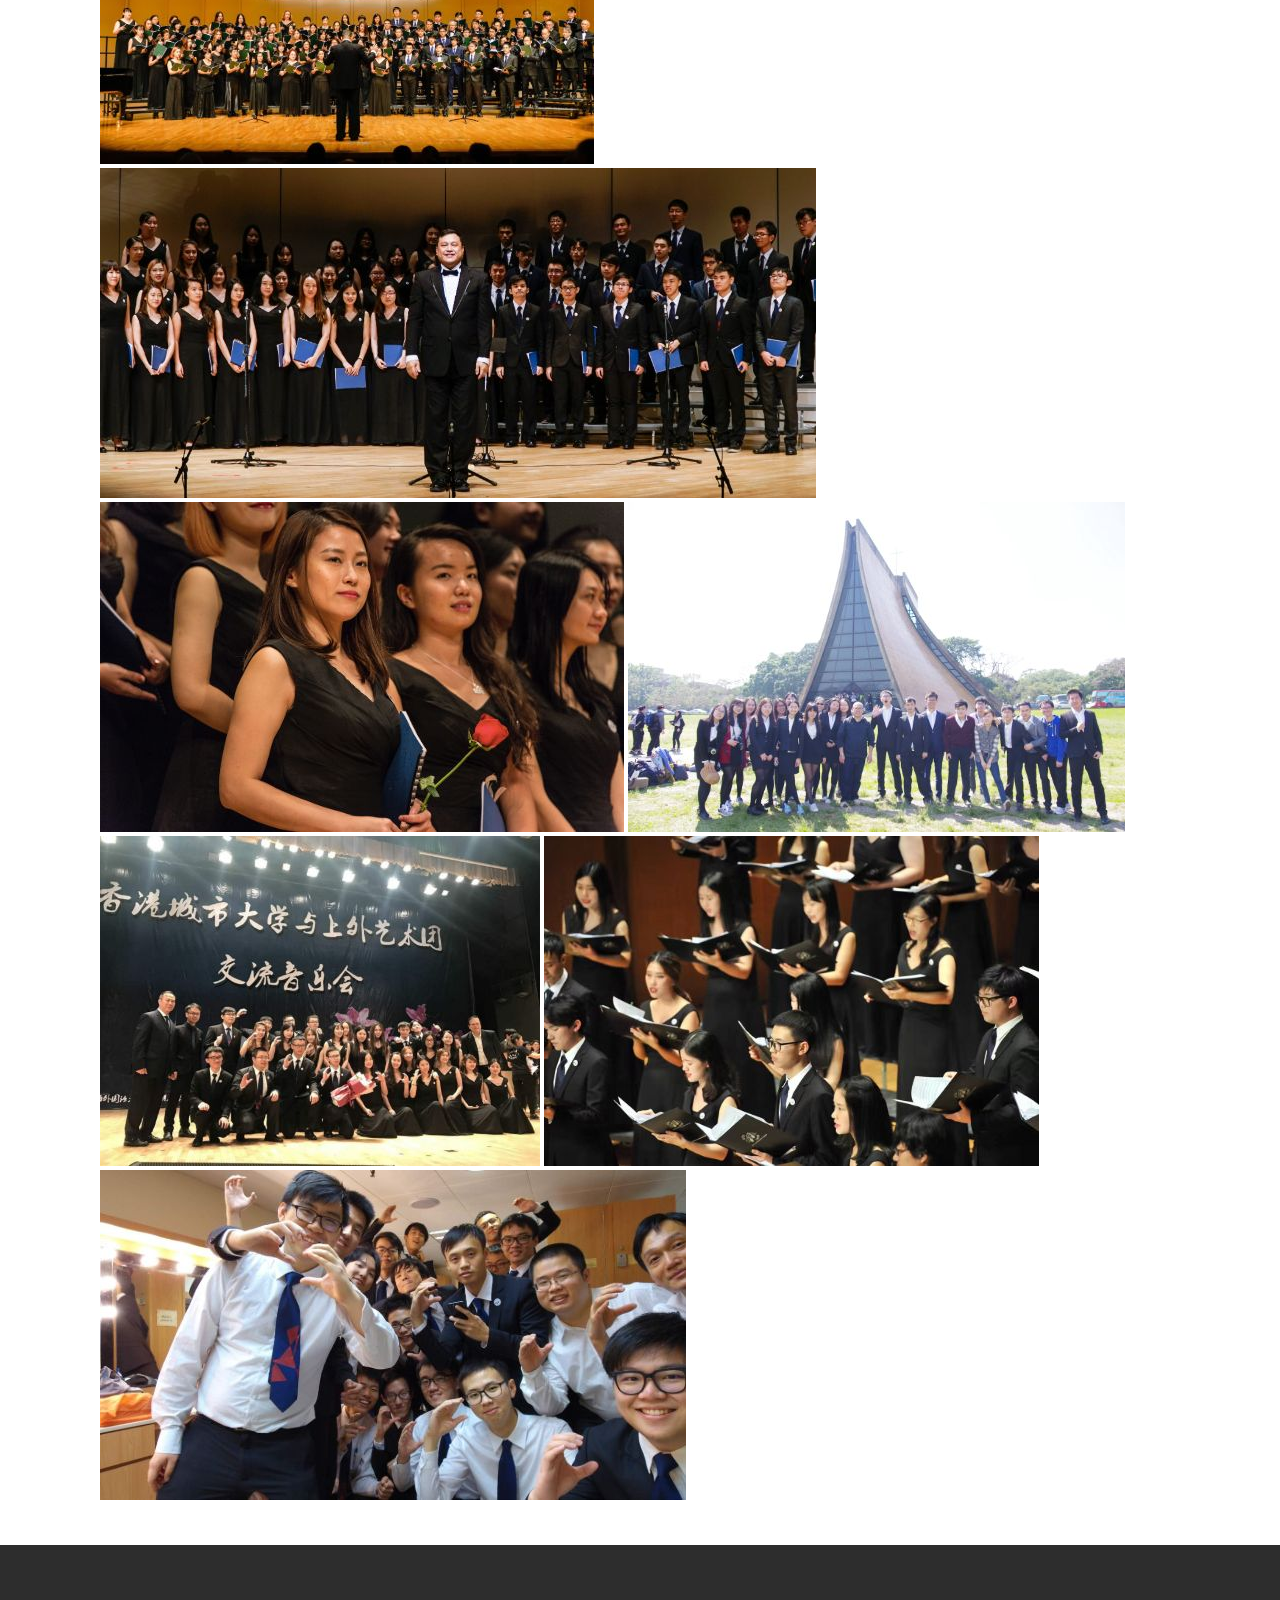
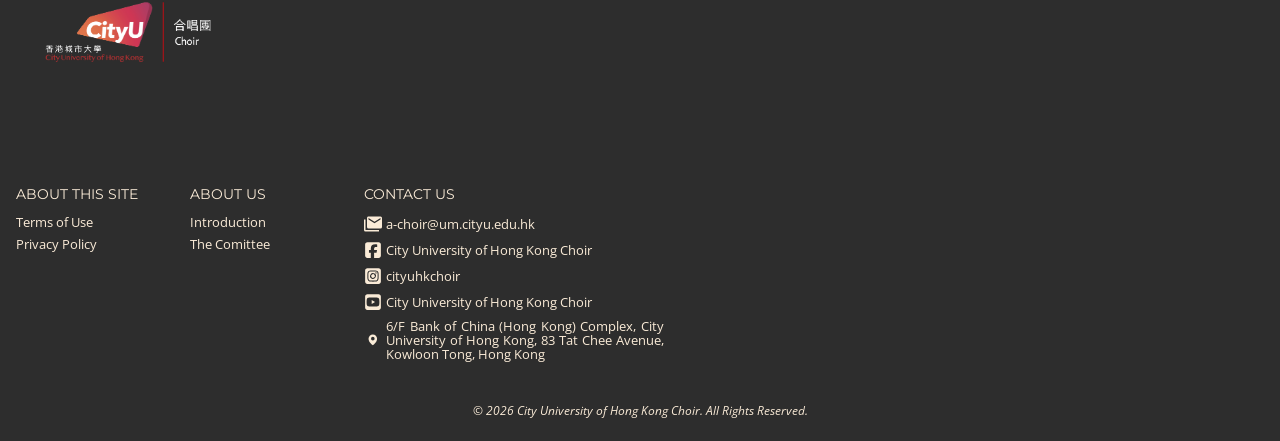
<file: gallery.html>
<!DOCTYPE html>
<html lang="en">
    <head>
        <meta charset="utf-8">
        <title>CityUHK Choir - Gallery</title>
        <link rel="stylesheet" type="text/css" href="css/main.css">
        <link rel="preconnect" href="https://fonts.googleapis.com">
        <link rel="preconnect" href="https://fonts.gstatic.com" crossorigin>
        <link href="https://fonts.googleapis.com/css2?family=Montserrat:ital,wght@0,100..900;1,100..900&family=Open+Sans:ital,wght@0,300..800;1,300..800&display=swap" rel="stylesheet">
        
    </head>
    <body>
        <header>
            <nav aria-label="main menu">
                <a href="index.html"><img id="choir-logo" src="img/CityUHK_Choir_Logo.png" width="237px"></a>
                <ul class="navbar" style="list-style-type: none; display: inline-block; ">
                    <li><a href="about.html">About</a></li>
                    <li><a href="performances.html">Performances</a></li>
                    <li><a href="gallery.html">Gallery</a></li>
                    <li><a href="join-us.html">Join Us</a></li>
                    <li><a href="contact-us.html">Contact Us</a></li>
                </ul>
            </nav>
        </header>
        <main>
        
        <div class="gallery-hero-img">
            <div id="gallery-intro" class="hero-alt">
                <h1>Gallery</h1>
            </div>
        </div>
        <!--Annual Performance 2025-->
        <div id="Annual Performance 2025" class="main-block">
            <h1>Annual Performance 2025</h1>

            <img class="gallery" src="./img/event/25_AP/2025-AP-01.png">
            <img class="gallery" src="./img/event/25_AP/2025-AP-02.png">
            <img class="gallery" src="./img/event/25_AP/2025-AP-03.png">
            <img class="gallery" src="./img/event/25_AP/2025-AP-04.png">
            <img class="gallery" src="./img/event/25_AP/2025-AP-05.png">
            <img class="gallery" src="./img/event/25_AP/2025-AP-06.png">
        </div>
        <!--Annual Performance 2023-->
        <div id="Annual Performance 2023" class="main-block">
            <h1>Annual Performance 2023</h1>

            <img class="gallery" src="./img/event/23_AP/2023-AP-01.jpg">
            <img class="gallery" src="./img/event/23_AP/2023-AP-02.jpg">
        </div>
        <!--Christmas Concert 2022-->
        <div id="CityUHK Christmas Concert 2022" class="main-block">
            <h1>CityUHK Christmas Concert 2022</h1>

            <img class="gallery" src="./img/event/22_CC/2022-CC-01.jpeg">
            <img class="gallery" src="./img/event/22_CC/2022-CC-02.jpeg">
            <img class="gallery" src="./img/event/22_CC/2022-CC-03.jpeg">
            <img class="gallery" src="./img/event/22_CC/2022-CC-04.jpeg">

        </div>
        <!--CityUHK Arts Festival 2022-->
        <div id="CityU Arts Festival 2022" class="main-block">
            <h1>CityUHK Arts Festival 2022</h1>

            <img class="gallery" src="./img/event/22_AF/2022-AF-01.jpg">
            <img class="gallery" src="./img/event/22_AF/2022-AF-04.jpg">
            <img class="gallery" src="./img/event/22_AF/2022-AF-02.png">
            <img class="gallery" src="./img/event/22_AF/2022-AF-03.jpg">

        </div>
        <!--Annual Performance 2022-->
        <div id="Annual Performance 2022" class="main-block">
            <h1>Annual Performance 2022</h1>

            <img class="gallery" src="./img/event/22_AP/2022-AP-01.jpg">
            <img class="gallery" src="./img/event/22_AP/2022-AP-02.jpg">
            <img class="gallery" src="./img/event/22_AP/2022-AP-03.jpg">
            <img class="gallery" src="./img/event/22_AP/2022-AP-04.jpg">

        </div>
        <!--Christmas Concert 2021-->
        <div id="Christmas Concert 2021" class="main-block">
            <h1>Christmas Concert 2021</h1>

            <img class="gallery" src="./img/event/21_CC/2021-CC-01.jpg">
            <img class="gallery" src="./img/event/21_CC/2021-CC-02.jpg">

        </div>
        <!--CityUHK Arts Festival 2021-->
        <div id="CityU Arts Festival 2021" class="main-block">
            <h1>CityUHK Arts Festival 2021</h1>

            <img class="gallery" src="./img/event/21_AF/2021-AF-01.jpg">
            <img class="gallery" src="./img/event/21_AF/2021-AF-02.jpg">


        </div>
        <!--Annual Performance 2021-->
        <div id="Annual Performance 2021" class="main-block">
            <h1>Annual Performance 2021</h1>

            <img class="gallery" src="./img/event/21_AP/2021-AP-05.jpg">
            <img class="gallery" src="./img/event/21_AP/2021-AP-06.jpg">
            <img class="gallery" src="./img/event/21_AP/2021-AP-07.jpg">
            <img class="gallery" src="./img/event/21_AP/2021-AP-04.jpg">
        </div>
        <!--CityUHK Arts Festival 2019-->
        <div id="CityU Arts Festival 2019" class="main-block">
            <h1>CityUHK Arts Festival 2019</h1>

            <img class="gallery" src="./img/event/19_AF/2019-10-AF-01.jpeg">
            <img class="gallery" src="./img/event/19_AF/2019-10-AF-02.jpeg">


        </div>
        <!--Annual Performance 2019-->
        <div id="Annual Performance 2019" class="main-block">
            <h1>Annual Performance 2019</h1>

            <img class="gallery" src="./img/event/19_AP/2019-AP-01.jpeg">
            <img class="gallery" src="./img/event/19_AP/2019-AP-02.JPG">
            <img class="gallery" src="./img/event/19_AP/2019-AP-08.JPG">
            <img class="gallery" src="./img/event/19_AP/2019-AP-10.JPG">


        </div>
        <div id="Christmas Carolling 2018" class="main-block">
            <h1>Christmas Carolling 2018</h1>

            <img class="gallery" src="./img/event/18_CC/2018-CC-02.jpeg">
            <img class="gallery" src="./img/event/18_CC/2018-CC-01.jpeg">


        </div>
        <div id="Annual Performance 2018" class="main-block">
            <h1>Annual Performance 2018</h1>

            <img class="gallery" src="./img/event/18_AP/2018-AP-01.JPG">
            <img class="gallery" src="./img/event/18_AP/2018-AP-02.JPG">
            <img class="gallery" src="./img/event/18_AP/2018-AP-04.JPG">
            <img class="gallery" src="./img/event/18_AP/2018-AP-05.JPG">


        </div>
        <div id="Other Images" class="main-block">
            <h1>Other Images</h1>

            <img class="gallery" src="./img/event/Others/gallery_img1.jpg">
            <img class="gallery" src="./img/event/Others/gallery_img2.jpg">
            <img class="gallery" src="./img/event/Others/gallery_img3.jpg">
            <img class="gallery" src="./img/event/Others/gallery_img4.jpg">
            <img class="gallery" src="./img/event/Others/gallery_img5.jpg">
            <img class="gallery" src="./img/event/Others/gallery_img6.jpg">
            <img class="gallery" src="./img/event/Others/gallery_img7.jpg">
            <img class="gallery" src="./img/event/Others/gallery_img8.jpg">
            <img class="gallery" src="./img/event/Others/gallery_img9.jpg">
            <img class="gallery" src="./img/event/Others/gallery_img10.jpg">
            <img class="gallery" src="./img/event/Others/gallery_img11.jpg">
            <img class="gallery" src="./img/event/Others/gallery_img12.jpg">
            <img class="gallery" src="./img/event/Others/gallery_img13.jpg">
            <img class="gallery" src="./img/event/Others/gallery_img14.jpg">
            <img class="gallery" src="./img/event/Others/gallery_img15.jpg">


        </div>
    </main>
        
    </body>
    <address class="footer">
        <div>
            <div class="col col-logo">
                <a href="index.html"><img src="img/CityUHK_Choir_Logo.png" width=256px; align-content=center; alt="CityUHK"></a>
            </div>
            <div class="col col-address-short">
                <ul class="address-ul">
                    <li><span><h4 class="address-head">About This Site</h4></span></li>
                    <li><span><a href="termsofuse.html">Terms of Use</a></span></li>
                    <li><span><a href="privacy.html">Privacy Policy</a></span></li>
                </ul>
            </div>
            <div class="col col-address-short">
                <ul class="address-ul">
                    <li><span><h4 class="address-head">About Us</h4></span></li>
                    <li><span><a href="about.html">Introduction</a></span></li>
                    <li><span><a href="about.html#exco">The Comittee</a></span></li>
                </ul>
            </div>
            <div class="col col-address-long">
                <ul class="address-ul">
                    <li><h4 class="address-head"><a href="contact-us.html">Contact Us</a></h4></li>
                    <li>
                        <span><a href="mailto:a-choir@um.cityu.edu.hk"><img class="icon" src="img/icons/email_icon.svg"></a></span>
                        <span><a href="mailto:a-choir@um.cityu.edu.hk">a-choir@um.cityu.edu.hk</a></span>
                    </li>
                    <li>
                        <span><a href="https://www.facebook.com/cityuchoir"><img class="icon" src="img/icons/facebook_icon.svg"></a></span>
                        <span><a href="https://www.facebook.com/cityuchoir">City University of Hong Kong Choir</a></span>
                    </li>
                    <li>
                        <span><a href="https://www.instagram.com/cityuhkchoir"><img class="icon" src="img/icons/instagram_icon.svg"></a></span>
                        <span><a href="https://www.instagram.com/cityuhkchoir">cityuhkchoir</a></span>
                    </li>
                    <li>
                        <span><a href="https://www.youtube.com/@cityuhkchoir1990"><img class="icon" src="img/icons/youtube_icon.svg"></a></span>
                        <span><a href="https://www.youtube.com/@cityuhkchoir1990">City University of Hong Kong Choir</a></span>
                    </li>
                    <li>
                        <span><a href="https://maps.app.goo.gl/nAXpCymnqAptCg1Y9"><img class="icon" src="img/icons/address_icon.svg"></a></span>
                        <span><a href="https://maps.app.goo.gl/nAXpCymnqAptCg1Y9">6/F Bank of China (Hong Kong) Complex, City University of Hong Kong, 83 Tat Chee Avenue, Kowloon Tong, Hong Kong </a></span>
                    </li>
                </ul>
            </div>
            <div class="copyright">
                <p>© 2026 City University of Hong Kong Choir. All Rights Reserved.</p>
            </div>
        </div>
    </address>
</html>
</file>
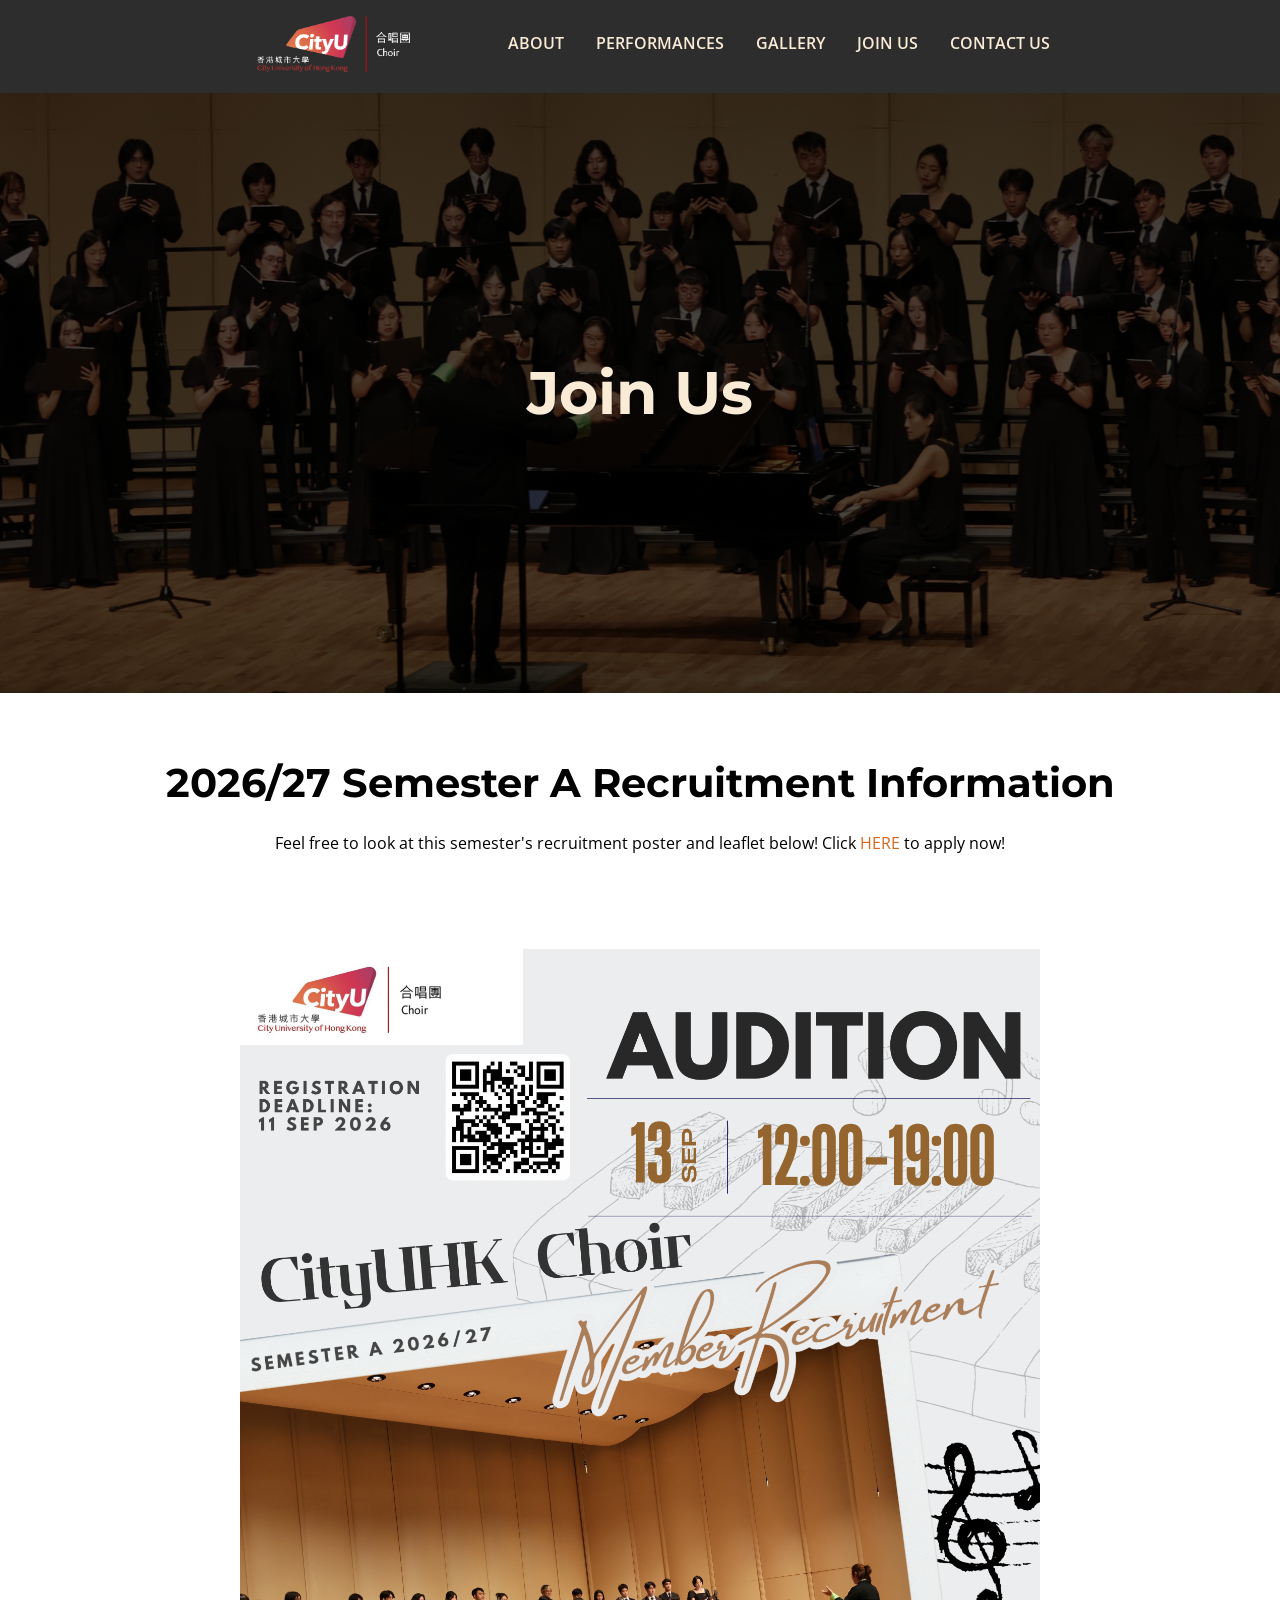
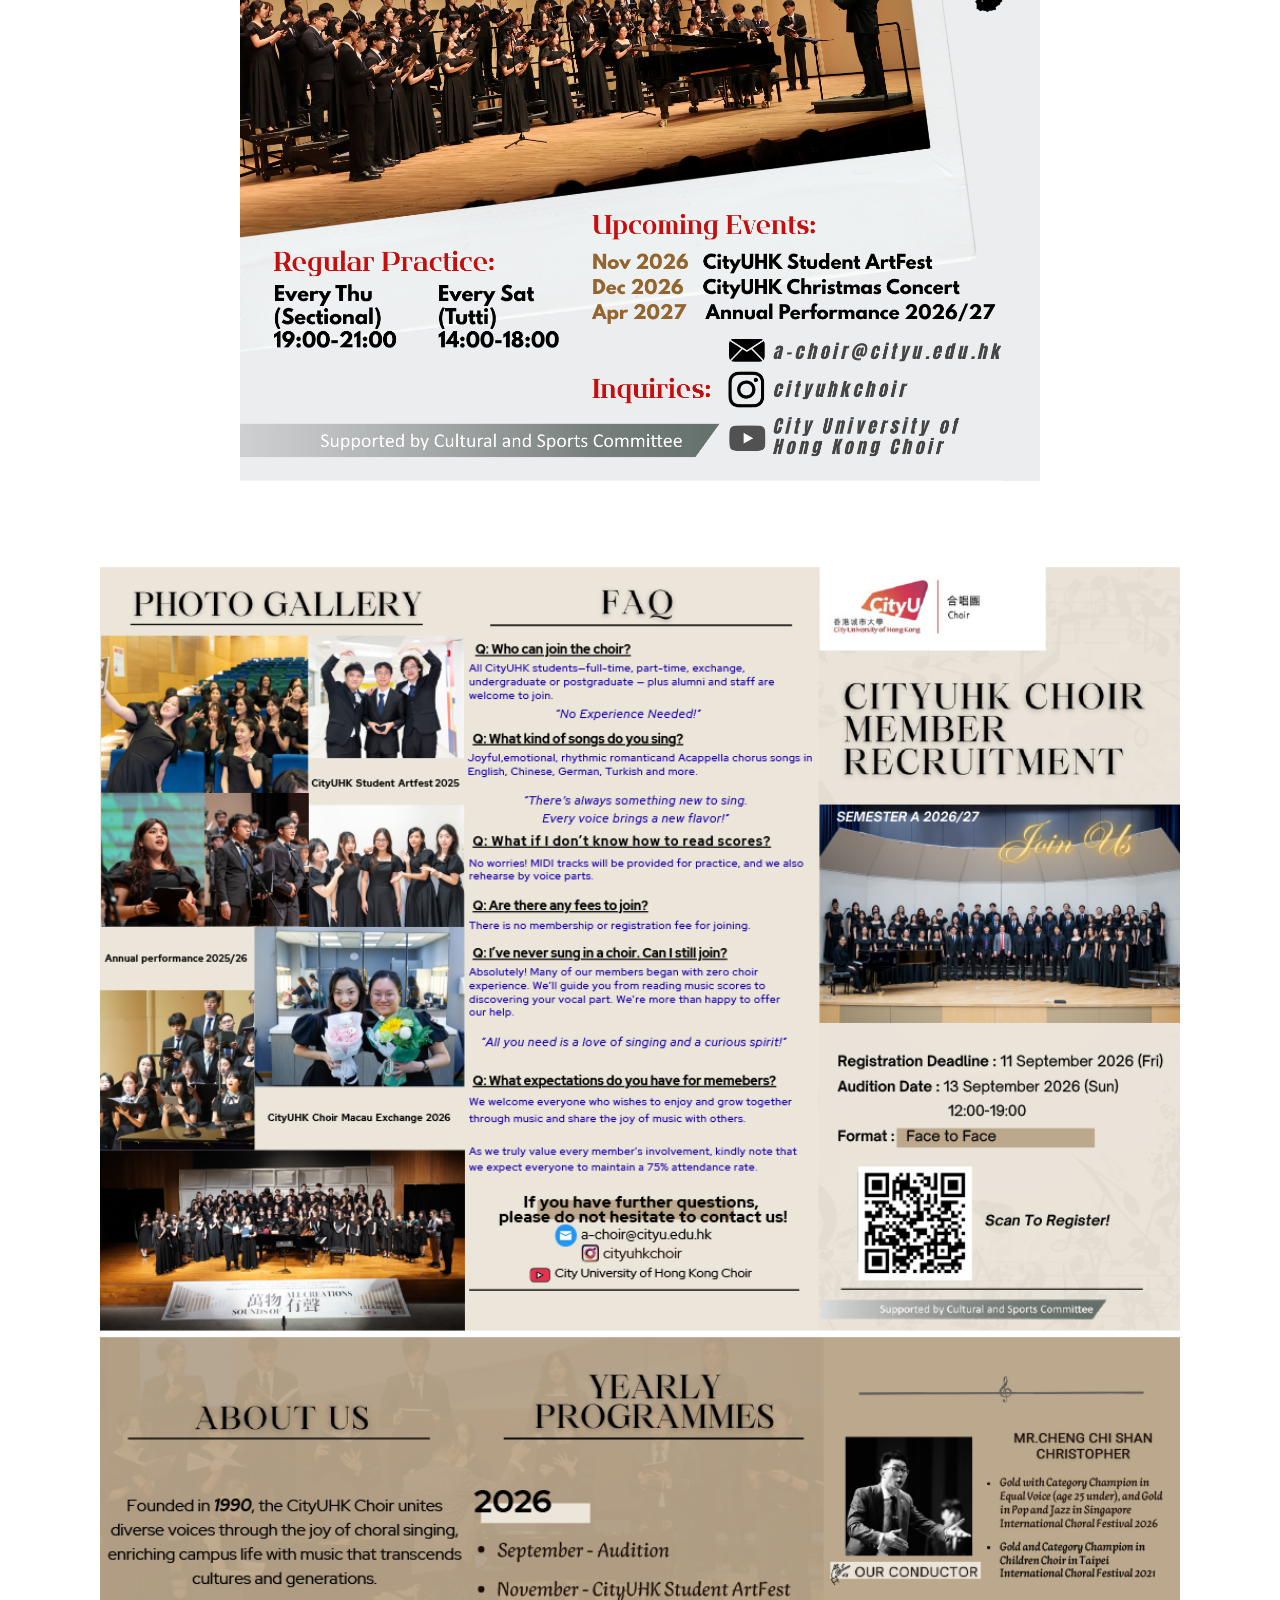
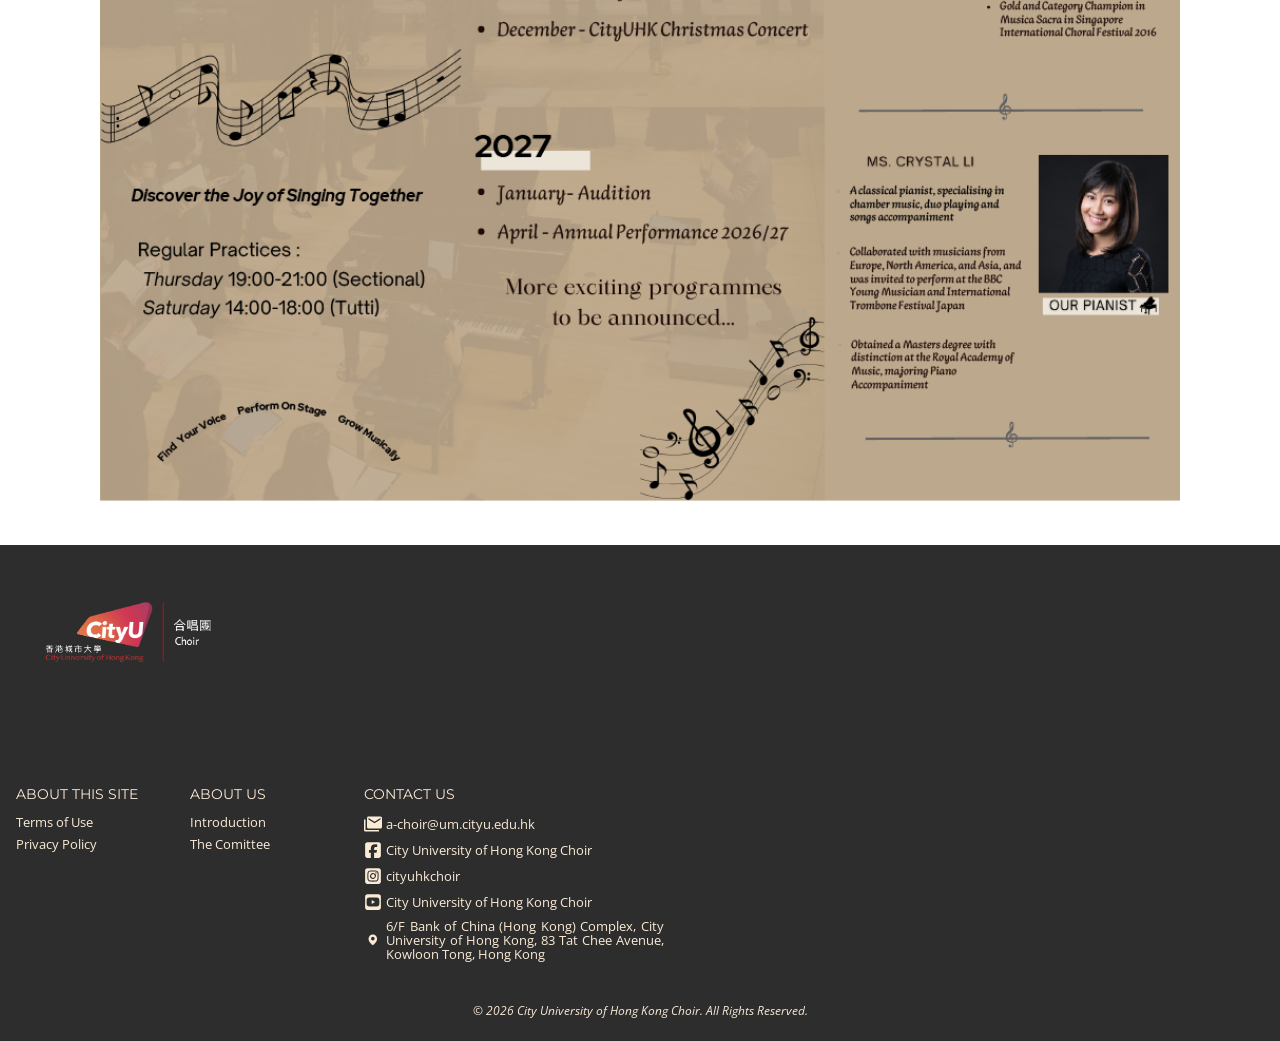
<file: join-us.html>
<!DOCTYPE html>
<html lang="en">
    <head>
        <meta charset="utf-8">
        <title>CityUHK Choir - Join Us</title>
        <link rel="stylesheet" type="text/css" href="css/main.css">
        <link rel="preconnect" href="https://fonts.googleapis.com">
        <link rel="preconnect" href="https://fonts.gstatic.com" crossorigin>
        <link href="https://fonts.googleapis.com/css2?family=Montserrat:ital,wght@0,100..900;1,100..900&family=Open+Sans:ital,wght@0,300..800;1,300..800&display=swap" rel="stylesheet">
        
    </head>
    <body>
        <header>
            <nav aria-label="main menu">
                <a href="index.html"><img id="choir-logo" src="img/CityUHK_Choir_Logo.png" width="237px"></a>
                <ul class="navbar" style="list-style-type: none; display: inline-block; ">
                    <li><a href="about.html">About</a></li>
                    <li><a href="performances.html">Performances</a></li>
                    <li><a href="gallery.html">Gallery</a></li>
                    <li><a href="join-us.html">Join Us</a></li>
                    <li><a href="contact-us.html">Contact Us</a></li>
                </ul>
            </nav>
        </header>
        <div class="rec-hero-img">
            <div class="hero-alt">
                <h1>Join Us</h1>
            </div>
        </div>
        <!--Replace the text and images every semester-->
        <div class="main-block" style="text-align: center;">
            <h1>2026/27 Semester A Recruitment Information</h1>
            <p>Feel free to look at this semester's recruitment poster and leaflet below! Click <a href="https://forms.gle/1cRQr94wwo1S5czX8">HERE</a> to apply now!</p>
        </div>
        <div id="recruitment-posters" class="main-block" style="text-align: center;">
            <img class="img-half" src="img/recruitment/26-08-recruitment-poster.png">
        </div>
        <div id="recruitment-posters" class="main-block" style="text-align: center;">
            <img class="img-leaflet" src="img/recruitment/recruitment-leaflet-26-27-1.png">
            <img class="img-leaflet" src="img/recruitment/recruitment-leaflet-26-27-2.png">
        </div>
    </body>
    <address class="footer">
        <div>
            <div class="col col-logo">
                <a href="index.html"><img src="img/CityUHK_Choir_Logo.png" width=256px; align-content=center; alt="CityUHK"></a>
            </div>
            <div class="col col-address-short">
                <ul class="address-ul">
                    <li><span><h4 class="address-head">About This Site</h4></span></li>
                    <li><span><a href="termsofuse.html">Terms of Use</a></span></li>
                    <li><span><a href="privacy.html">Privacy Policy</a></span></li>
                </ul>
            </div>
            <div class="col col-address-short">
                <ul class="address-ul">
                    <li><span><h4 class="address-head">About Us</h4></span></li>
                    <li><span><a href="about.html">Introduction</a></span></li>
                    <li><span><a href="about.html#exco">The Comittee</a></span></li>
                </ul>
            </div>
            <div class="col col-address-long">
                <ul class="address-ul">
                    <li><h4 class="address-head"><a href="contact-us.html">Contact Us</a></h4></li>
                    <li>
                        <span><a href="mailto:a-choir@um.cityu.edu.hk"><img class="icon" src="img/icons/email_icon.svg"></a></span>
                        <span><a href="mailto:a-choir@um.cityu.edu.hk">a-choir@um.cityu.edu.hk</a></span>
                    </li>
                    <li>
                        <span><a href="https://www.facebook.com/cityuchoir"><img class="icon" src="img/icons/facebook_icon.svg"></a></span>
                        <span><a href="https://www.facebook.com/cityuchoir">City University of Hong Kong Choir</a></span>
                    </li>
                    <li>
                        <span><a href="https://www.instagram.com/cityuhkchoir"><img class="icon" src="img/icons/instagram_icon.svg"></a></span>
                        <span><a href="https://www.instagram.com/cityuhkchoir">cityuhkchoir</a></span>
                    </li>
                    <li>
                        <span><a href="https://www.youtube.com/@cityuhkchoir1990"><img class="icon" src="img/icons/youtube_icon.svg"></a></span>
                        <span><a href="https://www.youtube.com/@cityuhkchoir1990">City University of Hong Kong Choir</a></span>
                    </li>
                    <li>
                        <span><a href="https://maps.app.goo.gl/nAXpCymnqAptCg1Y9"><img class="icon" src="img/icons/address_icon.svg"></a></span>
                        <span><a href="https://maps.app.goo.gl/nAXpCymnqAptCg1Y9">6/F Bank of China (Hong Kong) Complex, City University of Hong Kong, 83 Tat Chee Avenue, Kowloon Tong, Hong Kong </a></span>
                    </li>
                </ul>
            </div>
            <div class="copyright">
                <p>© 2026 City University of Hong Kong Choir. All Rights Reserved.</p>
            </div>
        </div>
    </address>
</html>
</file>
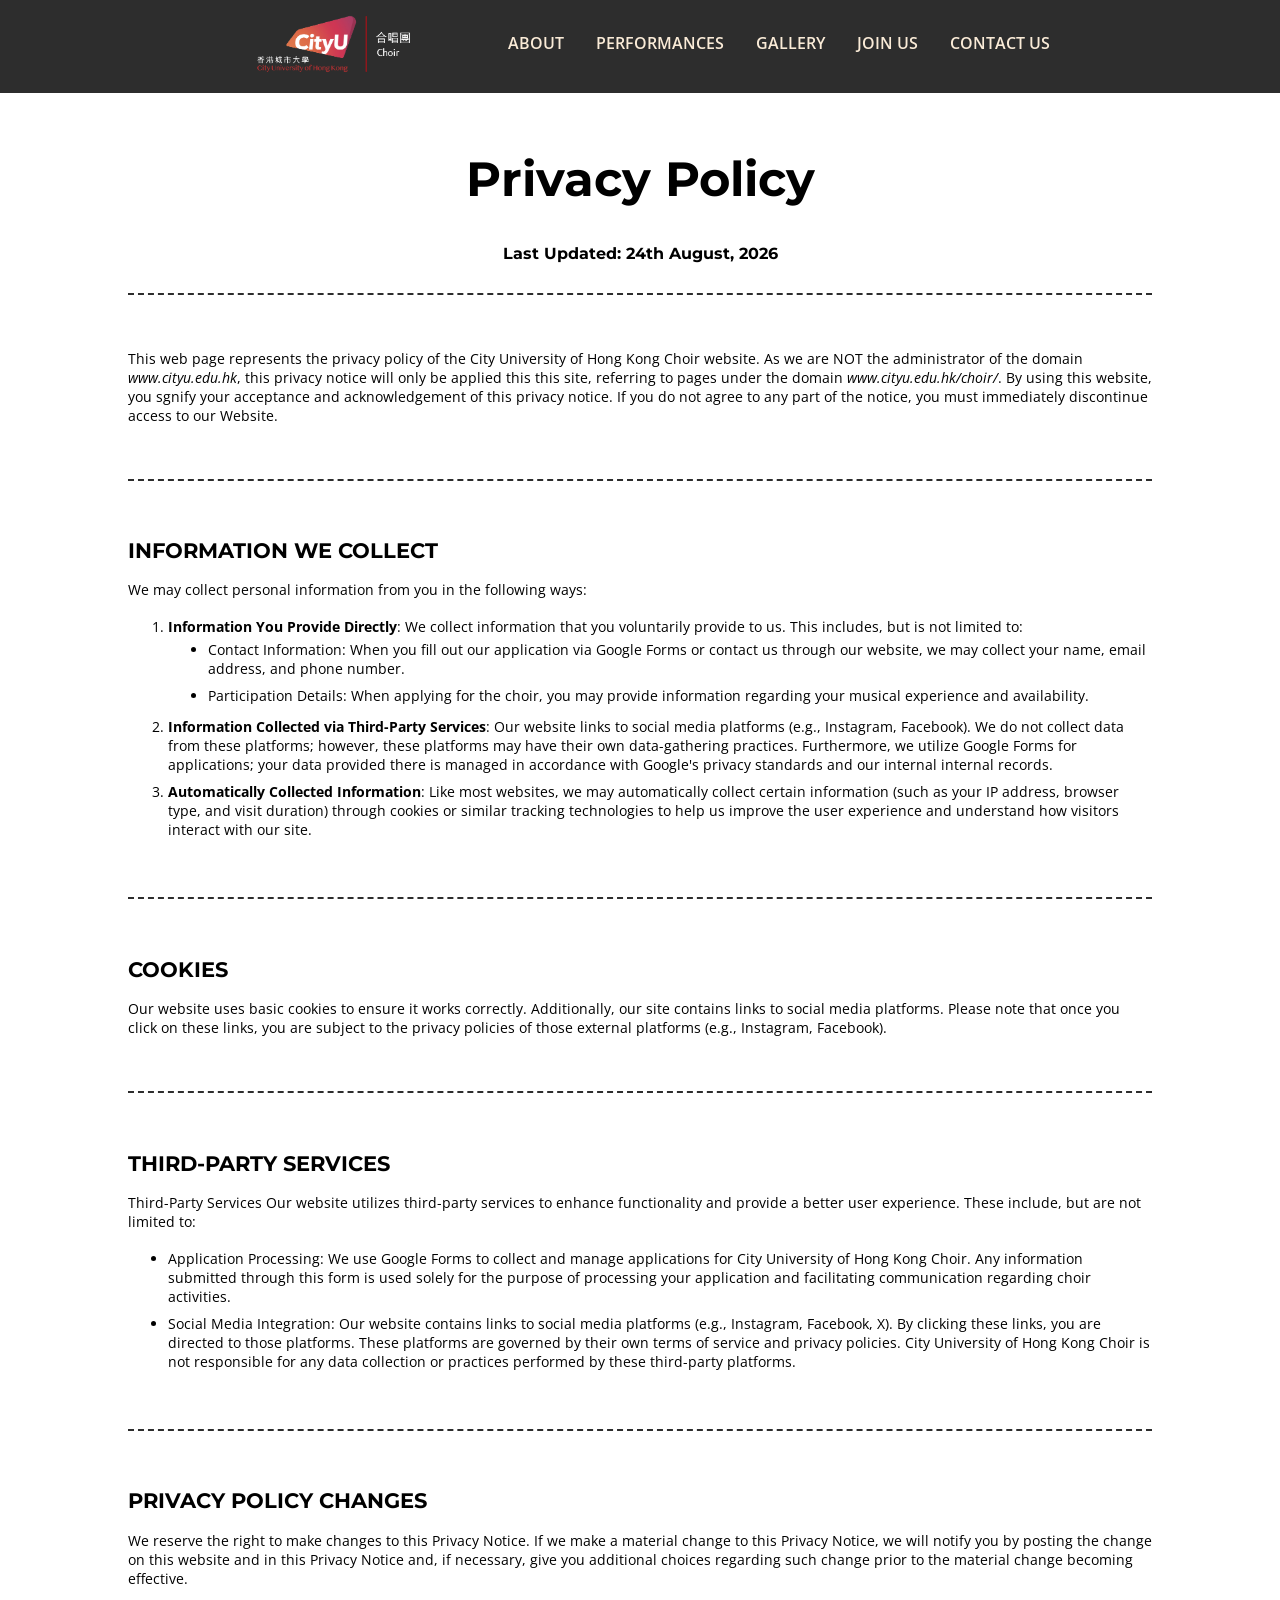
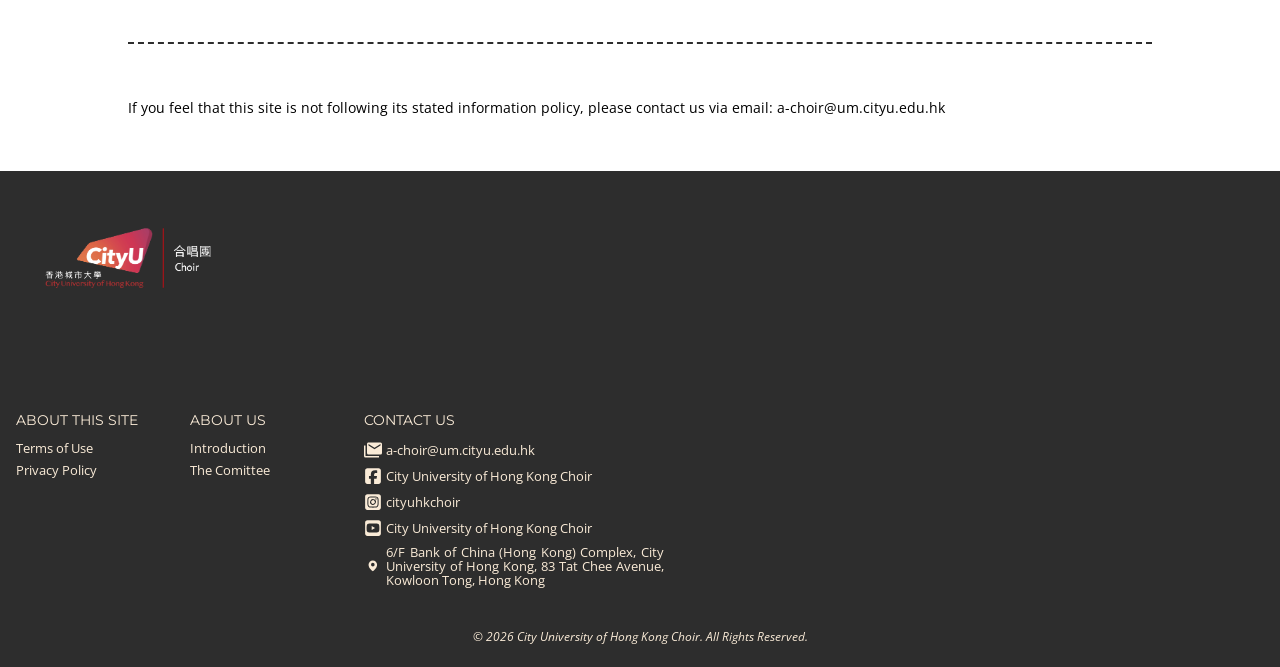
<file: privacy.html>
<!DOCTYPE html>
<html lang="en">
    <head>
        <meta charset="utf-8">
        <title>CityUHK Choir - Privacy Policy</title>
        <link rel="stylesheet" type="text/css" href="css/main.css">
        <link rel="preconnect" href="https://fonts.googleapis.com">
        <link rel="preconnect" href="https://fonts.gstatic.com" crossorigin>
        <link href="https://fonts.googleapis.com/css2?family=Montserrat:ital,wght@0,100..900;1,100..900&family=Open+Sans:ital,wght@0,300..800;1,300..800&display=swap" rel="stylesheet">
    </head>
    <body>
        <header>
            <nav aria-label="main menu">
                <a href="index.html"><img id="choir-logo" src="img/CityUHK_Choir_Logo.png" width="237px"></a>
                <ul class="navbar">
                    <li><a href="about.html">About</a></li>
                    <li><a href="performances.html">Performances</a></li>
                    <li><a href="gallery.html">Gallery</a></li>
                    <li><a href="join-us.html">Join Us</a></li>
                    <li><a href="contact-us.html">Contact Us</a></li>
                </ul>
            </nav>
        </header>
        <div class="tos-head">
            <h1>Privacy Policy</h1>
            <h4 style="margin: 4px 0px 4px 0px;">Last Updated: 24th August, 2026</h4>
        </div>
        <div class="col-narrow-top">
            <p>This web page represents the privacy policy of the City University of Hong Kong Choir website. As we are NOT the administrator of the domain <i>www.cityu.edu.hk</i>, this privacy notice will only be applied this this site, referring to pages under the domain <i>www.cityu.edu.hk/choir/</i>. By using this website, you sgnify your acceptance and acknowledgement of this privacy notice. If you do not agree to any part of the notice, you must immediately discontinue access to our Website.</p>
        </div>
        <div class="col-narrow">
            <h2>Information We Collect</h2>
            <p>We may collect personal information from you in the following ways:</p>
            <ol>
                <li>
                    <b>Information You Provide Directly</b>: We collect information that you voluntarily provide to us. This includes, but is not limited to:
                    <ul style="list-style-type: disc;">
                        <li>Contact Information: When you fill out our application via Google Forms or contact us through our website, we may collect your name, email address, and phone number.</li>
                        <li>Participation Details: When applying for the choir, you may provide information regarding your musical experience and availability.</li>
                    </ul>
                </li>
                <li>
                    <b>Information Collected via Third-Party Services</b>: Our website links to social media platforms (e.g., Instagram, Facebook). We do not collect data from these platforms; however, these platforms may have their own data-gathering practices. Furthermore, we utilize Google Forms for applications; your data provided there is managed in accordance with Google's privacy standards and our internal internal records.
                </li>
                <li>
                    <b>Automatically Collected Information</b>: Like most websites, we may automatically collect certain information (such as your IP address, browser type, and visit duration) through cookies or similar tracking technologies to help us improve the user experience and understand how visitors interact with our site.
                </li>
            </ol>
        </div>
        <div class="col-narrow">
            <h2>Cookies</h2>
            <p>Our website uses basic cookies to ensure it works correctly. Additionally, our site contains links to social media platforms. Please note that once you click on these links, you are subject to the privacy policies of those external platforms (e.g., Instagram, Facebook).</p>
        </div>
        <div class="col-narrow">
            <h2>Third-Party Services</h2>
            <p>Third-Party Services Our website utilizes third-party services to enhance functionality and provide a better user experience. These include, but are not limited to:</p>
            <ul>
                <li>
                    Application Processing: We use Google Forms to collect and manage applications for City University of Hong Kong Choir. Any information submitted through this form is used solely for the purpose of processing your application and facilitating communication regarding choir activities.
                </li>
                <li>
                    Social Media Integration: Our website contains links to social media platforms (e.g., Instagram, Facebook, X). By clicking these links, you are directed to those platforms. These platforms are governed by their own terms of service and privacy policies. City University of Hong Kong Choir is not responsible for any data collection or practices performed by these third-party platforms.
                </li>
            </ul>
        </div>
        <div class="col-narrow">
            <h2>Privacy Policy Changes</h2>
            <p>We reserve the right to make changes to this Privacy Notice. If we make a material change to this Privacy Notice, we will notify you by posting the change on this website and in this Privacy Notice and, if necessary, give you additional choices regarding such change prior to the material change becoming effective.</p>
        </div>
        <div class="col-narrow-last">
            <p>If you feel that this site is not following its stated information policy, please contact us via email: <a href="mailto:a-choir@um.cityu.edu.hk">a-choir@um.cityu.edu.hk</a></p>
        </div>
    </body>
    <address class="footer">
        <div>
            <div class="col col-logo">
                <a href="index.html"><img src="img/CityUHK_Choir_Logo.png" width=256px; align-content=center; alt="CityUHK"></a>
            </div>
            <div class="col col-address-short">
                <ul class="address-ul">
                    <li><span><h4 class="address-head">About This Site</h4></span></li>
                    <li><span><a href="termsofuse.html">Terms of Use</a></span></li>
                    <li><span><a href="privacy.html">Privacy Policy</a></span></li>
                </ul>
            </div>
            <div class="col col-address-short">
                <ul class="address-ul">
                    <li><span><h4 class="address-head">About Us</h4></span></li>
                    <li><span><a href="about.html">Introduction</a></span></li>
                    <li><span><a href="about.html#exco">The Comittee</a></span></li>
                </ul>
            </div>
            <div class="col col-address-long">
                <ul class="address-ul">
                    <li><h4 class="address-head"><a href="contact-us.html">Contact Us</a></h4></li>
                    <li>
                        <span><a href="mailto:a-choir@um.cityu.edu.hk"><img class="icon" src="img/icons/email_icon.svg"></a></span>
                        <span><a href="mailto:a-choir@um.cityu.edu.hk">a-choir@um.cityu.edu.hk</a></span>
                    </li>
                    <li>
                        <span><a href="https://www.facebook.com/cityuchoir"><img class="icon" src="img/icons/facebook_icon.svg"></a></span>
                        <span><a href="https://www.facebook.com/cityuchoir">City University of Hong Kong Choir</a></span>
                    </li>
                    <li>
                        <span><a href="https://www.instagram.com/cityuhkchoir"><img class="icon" src="img/icons/instagram_icon.svg"></a></span>
                        <span><a href="https://www.instagram.com/cityuhkchoir">cityuhkchoir</a></span>
                    </li>
                    <li>
                        <span><a href="https://www.youtube.com/@cityuhkchoir1990"><img class="icon" src="img/icons/youtube_icon.svg"></a></span>
                        <span><a href="https://www.youtube.com/@cityuhkchoir1990">City University of Hong Kong Choir</a></span>
                    </li>
                    <li>
                        <span><a href="https://maps.app.goo.gl/nAXpCymnqAptCg1Y9"><img class="icon" src="img/icons/address_icon.svg"></a></span>
                        <span><a href="https://maps.app.goo.gl/nAXpCymnqAptCg1Y9">6/F Bank of China (Hong Kong) Complex, City University of Hong Kong, 83 Tat Chee Avenue, Kowloon Tong, Hong Kong </a></span>
                    </li>
                </ul>
            </div>
            <div class="copyright">
                <p>© 2026 City University of Hong Kong Choir. All Rights Reserved.</p>
            </div>
        </div>
    </address>
</html>
</file>
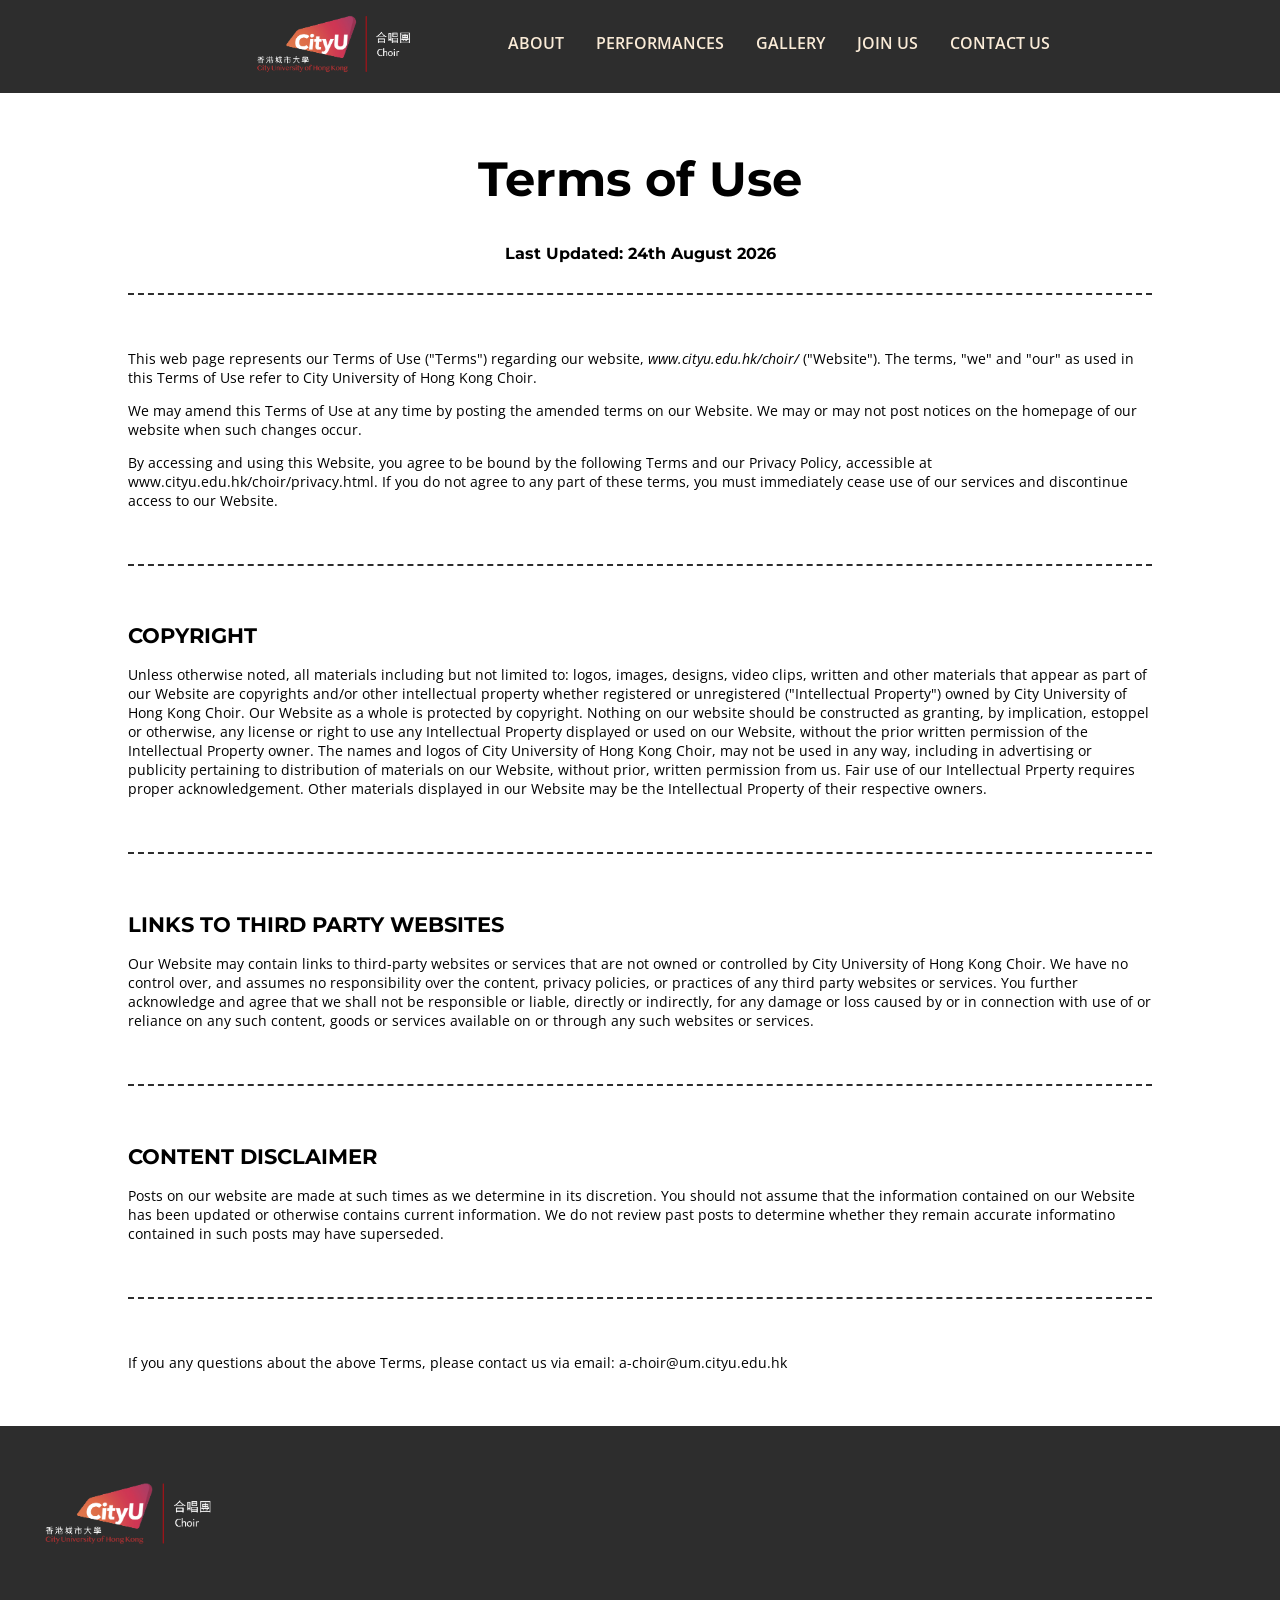
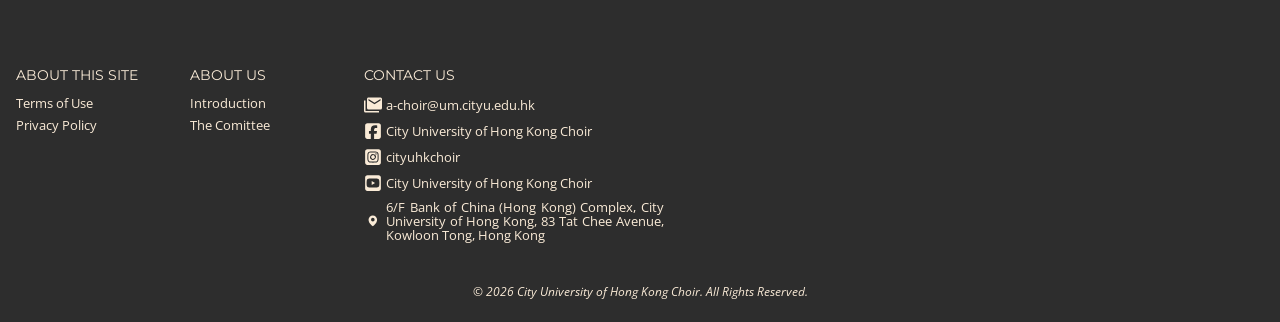
<file: termsofuse.html>
<!DOCTYPE html>
<html lang="en">
    <head>
        <meta charset="utf-8">
        <title>CityUHK Choir - Terms of Use</title>
        <link rel="stylesheet" type="text/css" href="css/main.css">
        <link rel="preconnect" href="https://fonts.googleapis.com">
        <link rel="preconnect" href="https://fonts.gstatic.com" crossorigin>
        <link href="https://fonts.googleapis.com/css2?family=Montserrat:ital,wght@0,100..900;1,100..900&family=Open+Sans:ital,wght@0,300..800;1,300..800&display=swap" rel="stylesheet">
    </head>
    <body>
        <header>
            <nav aria-label="main menu">
                <a href="index.html"><img id="choir-logo" src="img/CityUHK_Choir_Logo.png" width="237px"></a>
                <ul class="navbar" >
                    <li><a href="about.html">About</a></li>
                    <li><a href="performances.html">Performances</a></li>
                    <li><a href="gallery.html">Gallery</a></li>
                    <li><a href="join-us.html">Join Us</a></li>
                    <li><a href="contact-us.html">Contact Us</a></li>
                </ul>
            </nav>
        </header>
        <div class="tos-head">
            <h1>Terms of Use</h1>
            <h4 style="margin: 4px 0px 4px 0px;">Last Updated: 24th August 2026</h4>
        </div>
        <div class="col-narrow-top">
            <p>This web page represents our Terms of Use ("Terms") regarding our website, <i>www.cityu.edu.hk/choir/</i> ("Website"). The terms, "we" and "our" as used in this Terms of Use refer to City University of Hong Kong Choir.</p>
            <p>We may amend this Terms of Use at any time by posting the amended terms on our Website. We may or may not post notices on the homepage of our website when such changes occur.</p>
            <p>By accessing and using this Website, you agree to be bound by the following Terms and our Privacy Policy, accessible at <a href="www.cityu.edu.hk/choir/privacy.html">www.cityu.edu.hk/choir/privacy.html.</a> If you do not agree to any part of these terms, you must immediately cease use of our services and discontinue access to our Website.</p>
        </div>
        <div class="col-narrow">
            <h2>Copyright</h2>
            <p>Unless otherwise noted, all materials including but not limited to: logos, images, designs, video clips, written and other materials that appear as part of our Website are copyrights and/or other intellectual property whether registered or unregistered ("Intellectual Property") owned by City University of Hong Kong Choir. Our Website as a whole is protected by copyright. Nothing on our website should be constructed as granting, by implication, estoppel or otherwise, any license or right to use any Intellectual Property displayed or used on our Website, without the prior written permission of the Intellectual Property owner. The names and logos of City University of Hong Kong Choir, may not be used in any way, including in advertising or publicity pertaining to distribution of materials on our Website, without prior, written permission from us. Fair use of our Intellectual Prperty requires proper acknowledgement. Other materials displayed in our Website may be the Intellectual Property of their respective owners.</p>
        </div>
        <div class="col-narrow">
            <h2>Links to Third Party Websites</h2>
            <p>Our Website may contain links to third-party websites or services that are not owned or controlled by City University of Hong Kong Choir. We have no control over, and assumes no responsibility over the content, privacy policies, or practices of any third party websites or services. You further acknowledge and agree that we shall not be responsible or liable, directly or indirectly, for any damage or loss caused by or in connection with use of or reliance on any such content, goods or services available on or through any such websites or services.</p>
        </div>
        <div class="col-narrow">
            <h2>Content Disclaimer</h2>
            <p>Posts on our website are made at such times as we determine in its discretion. You should not assume that the information contained on our Website has been updated or otherwise contains current information. We do not review past posts to determine whether they remain accurate informatino contained in such posts may have superseded.</p>
        </div>
        <div class="col-narrow-last">
            <p>If you any questions about the above Terms, please contact us via email: <a href="mailto:a-choir@um.cityu.edu.hk">a-choir@um.cityu.edu.hk</a></p>
        </div>
    </body>
    <address class="footer">
        <div>
            <div class="col col-logo">
                <a href="index.html"><img src="img/CityUHK_Choir_Logo.png" width=256px; align-content=center; alt="CityUHK"></a>
            </div>
            <div class="col col-address-short">
                <ul class="address-ul">
                    <li><span><h4 class="address-head">About This Site</h4></span></li>
                    <li><span><a href="termsofuse.html">Terms of Use</a></span></li>
                    <li><span><a href="privacy.html">Privacy Policy</a></span></li>
                </ul>
            </div>
            <div class="col col-address-short">
                <ul class="address-ul">
                    <li><span><h4 class="address-head">About Us</h4></span></li>
                    <li><span><a href="about.html">Introduction</a></span></li>
                    <li><span><a href="about.html#exco">The Comittee</a></span></li>
                </ul>
            </div>
            <div class="col col-address-long">
                <ul class="address-ul">
                    <li><h4 class="address-head"><a href="contact-us.html">Contact Us</a></h4></li>
                    <li>
                        <span><a href="mailto:a-choir@um.cityu.edu.hk"><img class="icon" src="img/icons/email_icon.svg"></a></span>
                        <span><a href="mailto:a-choir@um.cityu.edu.hk">a-choir@um.cityu.edu.hk</a></span>
                    </li>
                    <li>
                        <span><a href="https://www.facebook.com/cityuchoir"><img class="icon" src="img/icons/facebook_icon.svg"></a></span>
                        <span><a href="https://www.facebook.com/cityuchoir">City University of Hong Kong Choir</a></span>
                    </li>
                    <li>
                        <span><a href="https://www.instagram.com/cityuhkchoir"><img class="icon" src="img/icons/instagram_icon.svg"></a></span>
                        <span><a href="https://www.instagram.com/cityuhkchoir">cityuhkchoir</a></span>
                    </li>
                    <li>
                        <span><a href="https://www.youtube.com/@cityuhkchoir1990"><img class="icon" src="img/icons/youtube_icon.svg"></a></span>
                        <span><a href="https://www.youtube.com/@cityuhkchoir1990">City University of Hong Kong Choir</a></span>
                    </li>
                    <li>
                        <span><a href="https://maps.app.goo.gl/nAXpCymnqAptCg1Y9"><img class="icon" src="img/icons/address_icon.svg"></a></span>
                        <span><a href="https://maps.app.goo.gl/nAXpCymnqAptCg1Y9">6/F Bank of China (Hong Kong) Complex, City University of Hong Kong, 83 Tat Chee Avenue, Kowloon Tong, Hong Kong </a></span>
                    </li>
                </ul>
            </div>
            <div class="copyright">
                <p>© 2026 City University of Hong Kong Choir. All Rights Reserved.</p>
            </div>
        </div>
    </address>
</html>
</file>
<file: css/main.css>
/*General Content*/
html {
    font-family: 'Montserrat', 'Segoe UI', Tahoma, Geneva, Verdana, sans-serif;
    font-style: normal;
    font-weight: 400;
    text-align: left;
    
}

/*settings for body*/
body {
    font-family: "Open Sans";
    text-decoration: none;
    /*text-decoration: none !important;*/
    margin: 0px;
}

body h1,h2,h3,h4,h5,h6 {
    font-family: "Montserrat";
}

body h1{
    font-size: 40px;
}

/*settings to remove decoration for all hyperlink*/
a {
    text-decoration: none;
    color: inherit;
}

/*settings for the logo*/
#choir-logo {
    position: center;
    width: 237px;
}

/*Header and Navbar*/
nav {
    background-color:#2d2d2d;
    font-family: "Open Sans";
    font-size: 16px;
    color:antiquewhite;
    display: flex;
    flex-direction: row;
    justify-content: center;
    overflow: visible;
    top: 0px;
    left: 0px;
    width: 100%;
    text-align: center;
    /* background image */
    /* background-image: url("../img/event/2019-04-annual-performance/2019-04-annual-performance-01.jpeg"); */
    background-position: center center;
    background-repeat: no-repeat;
    background-attachment: fixed;
    background-size: cover;
}

nav ul {
    display: inline-block;
    list-style-type: none;
    z-index: 500;
}

nav li {
    float: left;
    color:antiquewhite;
}

nav li a {
    display: block;
    text-align: center;
    color: antiquewhite;
    padding: 16px;
    text-decoration: none;
    font-weight: 600;
    text-transform: uppercase;
}

nav li a:hover{
    display: block;
    text-align: center;
    color: antiquewhite;
    border-bottom: 4px solid antiquewhite;
    padding: 16px;
    text-decoration: none;
    font-weight: 600;
    text-transform: uppercase;
}

/* HERO */

.index-hero-img{
    display: flex;
    background-image: linear-gradient(to left, rgba(0, 0, 0, 0.5), rgba(0, 0, 0, 0.8)), url("../img/hero/index-hero-img.png");
    background-color: #ffffff;
    height: 600px;
    background-size: cover;
    background-repeat: no-repeat;
    background-position: center;
    align-items: center;
}

.abt-hero-img{
    display: flex;
    background-image: linear-gradient(to left, rgba(0, 0, 0, 0.7), rgba(0, 0, 0, 0.7)), url(../img/hero/abt-hero-img.png);
    height:600px;
    background-size: cover;
    background-repeat: no-repeat;
    background-position: center;
    align-items: center;
    justify-content: center;
}

.gallery-hero-img{
    display: flex;
    background-image: radial-gradient(rgba(0, 0, 0, 0.4), rgba(0, 0, 0, 0.8)), url(../img/hero/gallery-hero-img.png);
    height:600px;
    background-size: cover;
    background-repeat: no-repeat;
    background-position: center;
    align-items: center;
    justify-content: center;
}

/* Recruit Hero Section */
.rec-hero-img{
    display: flex;
    background-image: linear-gradient(to left, rgba(0, 0, 0, 0.7), rgba(0, 0, 0, 0.7)), url(../img/hero/rec-hero-img.png);
    height:600px;
    background-size: cover;
    background-repeat: no-repeat;
    background-position: center;
    align-items: center;
    justify-content: center;
}

/* Performances Hero Section */
.perf-hero-img{
    display: flex;
    background-image: radial-gradient(rgba(0, 0, 0, 0.4), rgba(0, 0, 0, 0.8)), url(../img/hero/perf-hero-img.png);
    height:600px;
    background-size: cover;
    background-repeat: no-repeat;
    background-position: center;
    align-items: center;
    justify-content: center;
}

.contact-hero-img{
    display: flex;
    background-image: linear-gradient(to left, rgba(0, 0, 0, 0.7), rgba(0, 0, 0, 0.7)), url(../img/hero/contact-hero-img.png);
    height:600px;
    background-size: cover;
    background-repeat: no-repeat;
    background-position: center;
    align-items: center;
    justify-content: center;
}

.hero{
    position: flex;
    color:antiquewhite;
    padding-left: 10rem;
    align-items: center;
    justify-content: center;
    text-align: left;
    width: 750px;
}

.hero-alt{
    position: flex;
    flex-direction: column;
    color:antiquewhite;
    align-items: center;
    justify-content: center;
    text-align: center;
}

.hero-alt h1{
    font-size: 60px;
}


.hero h1{
    font-family: "Montserrat", "Verdana";
}

.hero ul{
    list-style-type: none;
    padding-left: 0rem;
}

.hero li{
    display: inline-block;
}




.latest-performance{
    display: flex;
    flex-direction: column;
    justify-content: center;
    align-items: center;
}





/* MAIN */

.block {
    width: auto;
    max-width: 1080px;
    height: auto;
    min-height: 700px;
    margin: 2em auto 4em auto;
    overflow: hidden;
}

/* settings for a spanning content block*/
.main-block {
    position: relative;
    display: block;
    line-height: 1.2;
    padding: 2.5em 0;
    width: 100%;
    margin: 0 auto;
    max-width: 1080px;
    overflow: hidden;
}

.main-block-wide{
    position: relative;
    display: block;
    line-height: 1.2;
    padding: 2.5em 0;
    width: 100%;
    margin: 0 auto;
    max-width: 1366px;
    overflow: hidden;
}

/*images, right alignment*/
.img-right {
    float: right;
    margin: 10px;
    display: flex;
    justify-content: center;
}

/*images on index page: spans*/
img.img-main {
    width: 100%;
}

/*images on join us page*/
img.img-half {
    width: 100%;
    max-width: 800px;
    display: inline-block;
    align-content: center;
}

img.img-leaflet {
    width: 100%;
    max-width: 1366px;
    display: inline-block;
    align-content: center;
}

/* about */

/* exco */




/* members */

#members {
    text-align: left;
}

/* members list */

ul.members-list {
    list-style: none;
    display: inline-block;
    vertical-align: top;
}

/* performances */

ul.performance-set {
    list-style: none;
    display: block;
    text-align: center;
    position: center;
}

/* performance information*/
ul.performance-info {
    list-style: none; /*removes the bullet points*/
    float: left;
    display: block;
    padding: 5px 15px;
}

/* the attributes of the performance posters */
img.gallery {
    height: auto;
    max-height: 330px;
    width: auto;
    max-width: 1080px;
    display: inline-block;
}

/* title */

/* Contact Us*/


td:first-child {
	font-weight: bold;
	padding-right: 40px;
}

.col {
  position: relative;
  display: inline-block;
  padding: 2.5em 0;
  max-width: 2560px;
}

.col-narrow{
    position: relative;
    display: block;
    padding: 2.5rem 0;
    width: 100%;
    margin: 0 auto;
    max-width: 1024px;
    font-size: 14px;
    flex-direction: column;
    border-bottom: #2d2d2d dashed 2px;
}

.col-narrow a{
    color:chocolate
}

.col-narrow a:hover{
    color: #2d2d2d;
    border-bottom: 2px solid chocolate;
}

.col-narrow h2{
    text-transform: uppercase;
}

.col-narrow-top{
    position: relative;
    display: block;
    padding: 2.5rem 0;
    width: 100%;
    margin: 0 auto;
    max-width: 1024px;
    font-size: 14px;
    flex-direction: column;
    border-top: #2d2d2d dashed 2px;
    border-bottom: #2d2d2d dashed 2px;
}

.col-narrow li{
    padding: 4px 0;
}

.col-narrow-last{
    position: relative;
    display: block;
    padding: 2.5rem 0;
    width: 100%;
    margin: 0 auto;
    max-width: 1024px;
    font-size: 14px;
    flex-direction: column;
}

.col-address-short {
    justify-content: space-between;
    display: grid;
    grid-template-columns: auto;
    float: left;
    width: 150px;
    max-width: 250px;
    padding: 2.5em 0.5em 1.5em 1em;
}  

.col-address-long {
    justify-content: space-between;
    display: grid;
    grid-auto-flow: column;
    align-items: center;
    width: 300px;
    max-width: 420px;
    padding: 2.5em 0.5em 1.5em 1em;
}

.col-logo {
  float: left;
  width: 20%;
}

/*address*/

address {
    background-color: #2d2d2d;
    color: antiquewhite;
    line-height: 1.1;
    font-size: 1rem;
    position: relative;
    width: 100%;
    z-index: 600;
    overflow: hidden;
    text-align: center;
}

.address-ul {
    margin: 0rem;
    padding: 0.25rem 0rem 0rem 0rem;
    text-align:justify;
    vertical-align: middle;
}


.address-ul li{
    font-style: normal;
    font-size: 0.8rem;
    list-style-type: none;
    justify-content: center;
    padding: 0.25rem 0rem 0.25rem 0rem;
}

.address-head {
    font-style: normal;
    text-align: left;
    font-size: 0.9rem;
    font-weight: 400;
    text-transform: uppercase;
    margin: 1rem 0rem 0.25rem 0rem;
}

address li a:hover{
    text-decoration: underline;
}

.copyright {
  display: block;
  float: left;
  width: 100%;
  font-size: 0.75rem;
  font-weight: 400;
  padding: 0.25em 0 1em 0;
  text-align: center;
}

.icon{
    width: 18px;
    height: 18px;
    vertical-align: middle;
    display: table-cell;
    margin-right: 0.25rem;
}

span {
    font-size: 12.8px;
    vertical-align: middle;
    display: table-cell;
    padding: 0px;
}

@media only screen and (max-width: 1280px) {
    .col-logo {width: 100%; text-align: left;}
    
}

@media only screen and (max-width: 960px){
    .col-logo {width: 100%; text-align: left;}
    nav ul{text-align: center;}
    .hero{
        display: flex;
        align-content: center;
        flex-direction: column;
        text-align:center;
        width: 600px;
        align-items: center;
        justify-content: center;
        padding:0px;
    }
    .index-hero-img{
        background-image: linear-gradient(rgba(0,0,0,0.7), rgba(0,0,0,0.7)), url("../hero_img.png");
        background-color: #ffffff;
        height:500px;
        background-position: left;
        background-repeat: no-repeat;
        background-size: cover;
        position:relative;
        justify-content: center;
    }
}

/* BUTTON */

.button {
  background: chocolate;
  border: 1px solid chocolate;
  border-radius: 4px;
  box-shadow: rgba(0, 0, 0, 0.1) 1px 2px 4px;
  box-sizing: border-box;
  color: antiquewhite;
  cursor: pointer;
  display: inline-block;
  font-family: "Open Sans";
  font-size: 16px;
  font-weight: bold;
  line-height: 16px;
  min-height: 40px;
  outline: 0;
  padding: 16px 32px;
  text-align: center;
  text-rendering: geometricprecision;
  text-transform: none;
  user-select: none;
  -webkit-user-select: none;
  touch-action: manipulation;
  vertical-align: middle;
}

.button:hover,
.button:active {
  background-color: initial;
  background-position: 0 0;
  color: chocolate;
}

.button:active {
  opacity: .5;
}

.tos-head{
    height:200px;
    display: flex;
    flex-direction: column;
    align-items: center;
    justify-content: center;
}

.tos-head h1{
    font-size: 48px;
}


.main-block a{
    color:chocolate
}

.main-block a:hover{
    color: #2d2d2d;
    border-bottom: 2px solid chocolate;
}

.main-block li a{
    color:chocolate
}

.main-block li a:hover{
    color: #2d2d2d;
    border-bottom: 2px solid chocolate;
}

.contact-ul {
    margin: 0rem;
    padding: 0.25rem 0rem 0rem 0rem;
    text-align:justify;
    vertical-align: middle;
}

.contact-ul li{
    display: flex;
    flex-direction: row;
    list-style-type: none;
    align-items: center;
    padding: 0.25rem 0rem 0.25rem 0rem;
}

.contact-icon{
    width: 32px;
    height: 32px;
    vertical-align: middle;
    display: table-cell;
    margin-right: 0.25rem;
    filter: brightness(0) saturate(100%);
}
</file>
